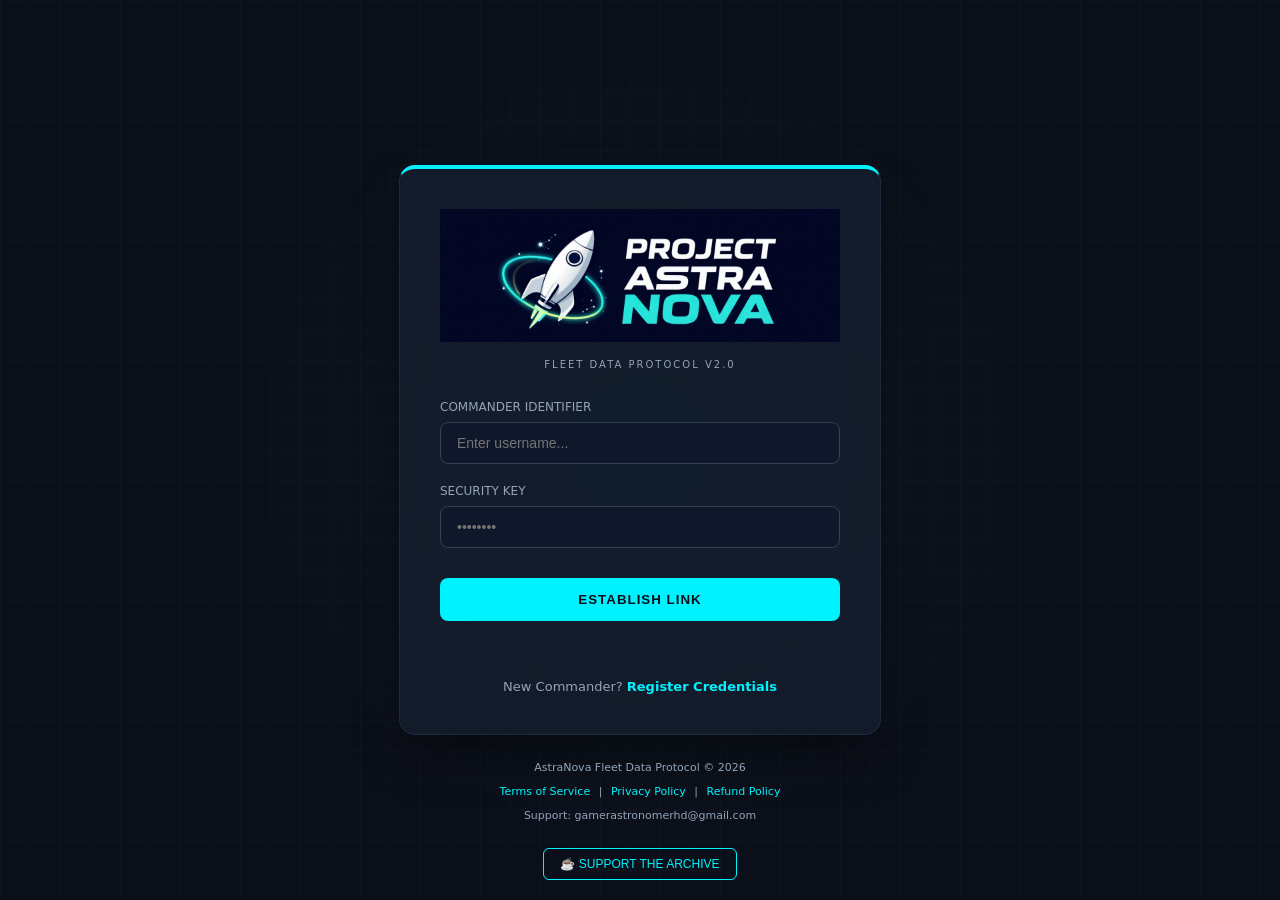
<file: index.html>
<!DOCTYPE html>
<html>
<head>
    <meta http-equiv="refresh" content="0; url=login.html">
	<link rel="icon" type="image/svg+xml" href="assets/Favicon 256x256.svg">
<!-- Google tag (gtag.js) -->
<script async src="https://www.googletagmanager.com/gtag/js?id=G-X9HMP2TSHZ"></script>
<script>
  window.dataLayer = window.dataLayer || [];
  function gtag(){dataLayer.push(arguments);}
  gtag('js', new Date());

  gtag('config', 'G-X9HMP2TSHZ');
</script>
</head>
<body>
    <p>Establishing Uplink... Redirecting to login.</p>
</body>
</html>
</file>
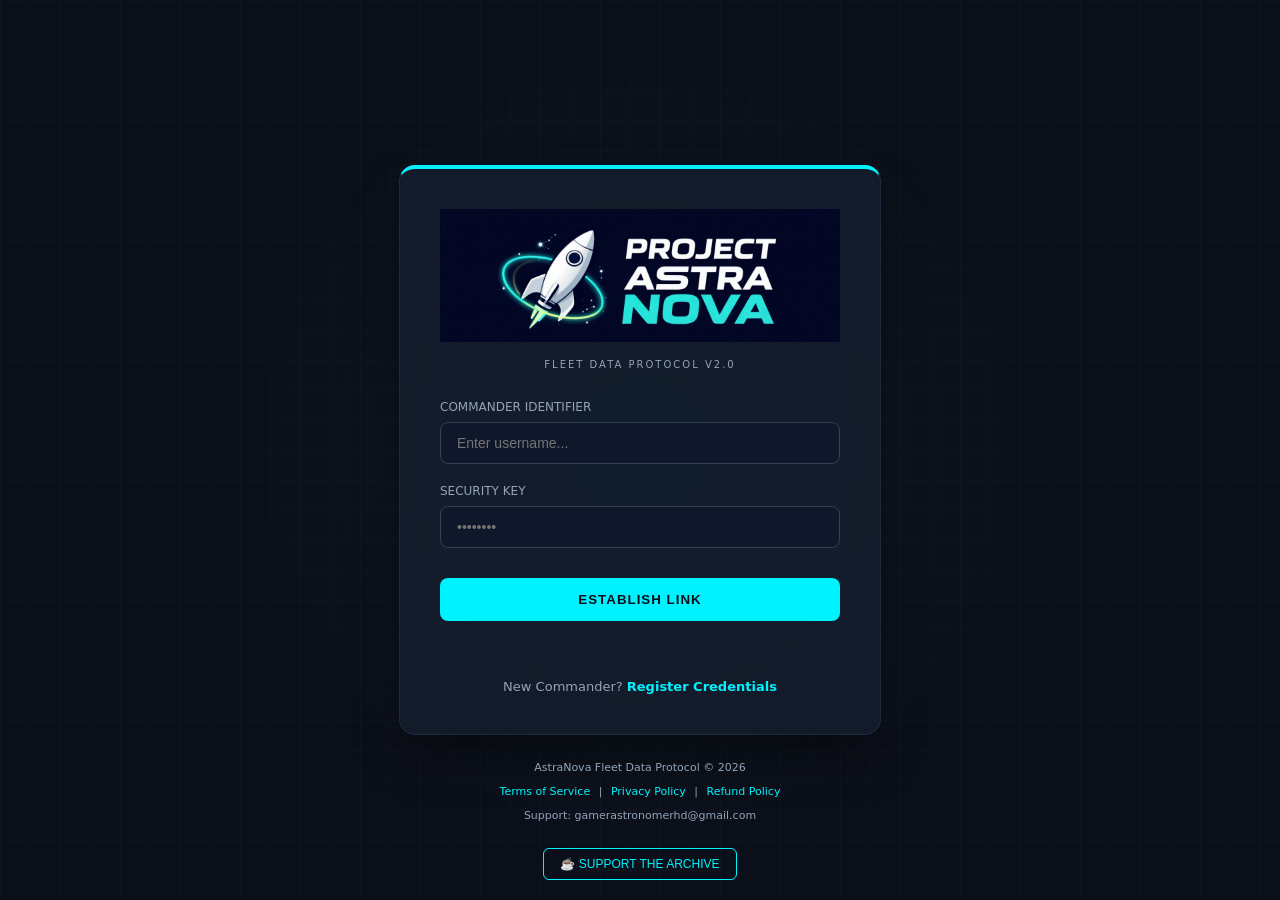
<file: dashboard.html>
<!DOCTYPE html>
<html lang="en">
<head>
    <meta charset="UTF-8">
    <meta name="viewport" content="width=device-width, initial-scale=1.0">
    <title>AstraNova | Command Center</title>

    <meta property="og:title" content="AstraNova | Fleet Data Protocol">
    <meta property="og:description" content="Secure Command Terminal for Global Fleet Technology Synchronization.">
    <meta property="og:image" content="https://gamerastronomerhd.github.io/astranova-api/assets/Open Graph 1200x630.svg">
    <meta property="og:url" content="https://gamerastronomerhd.github.io/astranova-api/">
    <meta name="twitter:card" content="summary_large_image">

    <link rel="icon" type="image/svg+xml" href="assets/Favicon 256x256.svg">
    <link rel="apple-touch-icon" sizes="180x180" href="assets/Browser Favicon 512x512.png">

    <script async src="https://www.googletagmanager.com/gtag/js?id=G-X9HMP2TSHZ"></script>
    <script>
      window.dataLayer = window.dataLayer || [];
      function gtag(){dataLayer.push(arguments);}
      gtag('js', new Date());
      gtag('config', 'G-X9HMP2TSHZ');
    </script>

    <style>
        :root {
            --bg-void: #0b0f19; --bg-panel: #151e2e; --border-color: #1e293b;
            --accent-cyan: #00f2fe; --accent-gold: #fbbf24; --text-main: #e2e8f0;
            --text-muted: #94a3b8; --danger: #ef4444; --success: #22c55e;
            --elite-purple: #c38dff;
        }
        body { font-family: 'Segoe UI', system-ui, sans-serif; background-color: var(--bg-void); color: var(--text-main); margin: 0; padding-bottom: 140px; }
        
        .topbar { background: var(--bg-panel); border-bottom: 1px solid var(--border-color); padding: 15px 40px; display: flex; justify-content: space-between; align-items: center; position: sticky; top: 0; z-index: 100; }
        .res-bar { display: flex; gap: 20px; background: #0f172a; padding: 5px 20px; border-radius: 20px; border: 1px solid #334155; }
        .res-item { display: flex; align-items: center; gap: 8px; min-width: 90px; }
        .res-item input { width: 100%; background: transparent; border: none; font-weight: bold; color: white; outline: none; }

        .tab-container { max-width: 1200px; margin: 30px auto; padding: 0 20px; }
        .tabs { display: flex; gap: 10px; border-bottom: 2px solid var(--border-color); margin-bottom: 25px; }
        .tab-btn { background: transparent; color: var(--text-muted); border: none; padding: 12px 24px; font-size: 16px; font-weight: 600; cursor: pointer; border-bottom: 2px solid transparent; transition: 0.3s; }
        .tab-btn.active { color: var(--accent-cyan); border-bottom: 2px solid var(--accent-cyan); }
        .tab-content { display: none; animation: fadeIn 0.3s ease-in-out; }
        .tab-content.active { display: block; }

        .panel { background-color: var(--bg-panel); border: 1px solid var(--border-color); padding: 25px; border-radius: 12px; margin-bottom: 25px; }
        .grid-container { display: grid; grid-template-columns: repeat(auto-fill, minmax(300px, 1fr)); gap: 20px; }
        .ship-card { background-color: var(--bg-panel); border: 1px solid var(--border-color); padding: 15px; border-radius: 12px; display: flex; gap: 15px; align-items: center; position: relative; }
        .ship-card img { width: 85px; height: 85px; border-radius: 8px; object-fit: cover; border: 2px solid #334155; }
        
        .rarity-ur { border-left: 4px solid #ff6363 !important; }
        .rarity-ssr { border-left: 4px solid #fbbf24 !important; }
        .rarity-elite { border-left: 4px solid #c38dff !important; }
        .rarity-rare { border-left: 4px solid #4fc3f7 !important; }
        .rarity-common { border-left: 4px solid #94a3b8 !important; }

        .eng-grid { display: grid; grid-template-columns: 1fr 1fr; gap: 20px; }
        .action-btn { background-color: var(--accent-cyan); color: #000; border: none; padding: 12px; cursor: pointer; border-radius: 6px; font-weight: bold; width: 100%; margin-top: 10px; }
        input, select { width: 100%; padding: 10px; border-radius: 6px; border: 1px solid #334155; background-color: #0f172a; color: white; box-sizing: border-box; }
        label { display: block; margin-bottom: 5px; font-size: 12px; color: var(--text-muted); text-transform: uppercase; }

        @keyframes fadeIn { from { opacity: 0; transform: translateY(10px); } to { opacity: 1; transform: translateY(0); } }
        @keyframes pulse { 0% { opacity: 0.5; } 50% { opacity: 1; } 100% { opacity: 0.5; } }
        
        .view-toggle { display: flex; gap: 5px; background: #0f172a; padding: 4px; border-radius: 8px; border: 1px solid var(--border-color); }
        .view-btn { background: transparent; color: var(--text-muted); border: none; padding: 6px 12px; border-radius: 4px; cursor: pointer; font-weight: bold; font-size: 12px; transition: 0.2s; }
        .view-btn.active { background: var(--bg-panel); color: var(--accent-cyan); border: 1px solid var(--accent-cyan); box-shadow: 0 0 8px rgba(0, 242, 254, 0.2); }
        
        .dock-table-wrapper { overflow-x: auto; border-radius: 8px; border: 1px solid var(--border-color); }
        .dock-table { width: 100%; border-collapse: collapse; font-size: 12px; text-align: center; white-space: nowrap; }
        .dock-table th { background: #0f172a; padding: 12px 8px; color: var(--accent-gold); border-bottom: 2px solid var(--border-color); font-weight: 600; letter-spacing: 0.5px;}
        .dock-table td { padding: 8px; border-bottom: 1px solid var(--border-color); background: var(--bg-panel); vertical-align: middle; }
        .dock-table tr:hover td { background: #1e293b; }
        .td-ship { text-align: left; display: flex; align-items: center; gap: 10px; font-weight: bold; font-size: 13px; }
        .td-ship img { width: 32px; height: 32px; border-radius: 4px; object-fit: cover; border: 1px solid #334155; }
        .stat-highlight { color: var(--accent-cyan); font-weight: bold; }
        
        .compliance-footer { position: fixed; bottom: 0; left: 0; width: 100%; text-align: center; font-size: 11px; color: var(--text-muted); background-color: rgba(11, 15, 25, 0.75); backdrop-filter: blur(10px); padding: 10px 0 15px 0; border-top: 1px solid rgba(30, 41, 59, 0.6); z-index: 100; box-shadow: 0 -5px 15px rgba(0, 0, 0, 0.3); }
        .compliance-footer p { margin: 3px 0; }    
        .compliance-footer a { color: var(--accent-cyan); text-decoration: none; margin: 0 5px; }
        
        .donate-btn { background: transparent; border: 1px solid var(--accent-cyan); color: var(--accent-cyan); padding: 8px 16px; border-radius: 6px; font-size: 12px; cursor: pointer; text-transform: uppercase; margin-top: 8px; transition: all 0.2s; }
        .donate-btn:hover { background: rgba(0, 242, 254, 0.1); }
        
        .donate-btn-top { background: rgba(0, 242, 254, 0.1); border: 1px solid var(--accent-cyan); color: var(--accent-cyan); padding: 6px 15px; border-radius: 6px; font-size: 12px; font-weight: bold; cursor: pointer; text-transform: uppercase; transition: 0.2s; margin-right: 15px; display: inline-flex; align-items: center; gap: 6px; }
        
        .affiliate-btn { display: inline-block; background: transparent; border: 1px solid #c38dff; color: #c38dff; padding: 8px 16px; border-radius: 6px; font-size: 12px; font-weight: bold; text-transform: uppercase; text-decoration: none; cursor: pointer; margin-left: 10px; transition: all 0.2s ease; margin-top: 8px; }
        .affiliate-btn:hover { background: rgba(195, 141, 255, 0.1); box-shadow: 0 0 10px rgba(195, 141, 255, 0.3); }
        
        .hidden { display: none !important; }
        .modal-backdrop { position: fixed; top: 0; left: 0; width: 100vw; height: 100vh; background: rgba(0, 0, 0, 0.85); z-index: 1000; display: flex; justify-content: center; align-items: center; }
        .modal-content { background: var(--bg-panel); border-radius: 12px; position: relative; color: white; }
        .close-btn { position: absolute; top: 15px; right: 20px; font-size: 24px; background: transparent; color: var(--text-muted); border: none; cursor: pointer; }
        .close-btn:hover { color: white; }

        .roster-content { max-width: 600px; padding: 30px; border-top: 4px solid #fbbf24; box-shadow: 0 -4px 25px rgba(251, 191, 36, 0.15); width: 100%; box-sizing: border-box; }
        .roster-header { text-align: center; margin-bottom: 30px; border-bottom: 1px solid rgba(255, 255, 255, 0.1); padding-bottom: 20px; }
        .roster-header h2 { color: #fbbf24; margin-bottom: 10px; letter-spacing: 1px; }
        .roster-grid { display: flex; flex-direction: column; gap: 20px; }
        .roster-tier { background: rgba(15, 23, 42, 0.5); border-radius: 8px; padding: 15px; border-left: 3px solid transparent; }
        .tier-ur { border-left-color: #f43f5e; }
        .tier-ur h3 { color: #f43f5e; margin-bottom: 10px; margin-top: 0; }
        .tier-ssr { border-left-color: #fbbf24; }
        .tier-ssr h3 { color: #fbbf24; margin-bottom: 10px; margin-top: 0; }
        .supporter-list { list-style: none; padding: 0; margin: 0; display: grid; grid-template-columns: repeat(auto-fill, minmax(150px, 1fr)); gap: 10px; }
        .supporter-list li { font-size: 0.9rem; color: #cbd5e1; }
        .roster-footer { margin-top: 30px; text-align: center; }
    </style>
</head>
<body>

    <div class="topbar">
        <img src="assets/Navbar Logo (1).png" alt="AstraNova Home" style="height: 48px; width: auto; object-fit: contain;">
        <div class="res-bar">
            <div class="res-item">
                <img src="https://pub-e8198c72db7e47d595a83ca5b5ddaed8.r2.dev/resources/25px-Oilicon.png" alt="Oil" style="width: 22px; height: 22px; object-fit: contain; filter: drop-shadow(0px 2px 2px rgba(0,0,0,0.5));">
                <input type="number" id="res-oil" onchange="saveResources()">
            </div>
            <div class="res-item">
                <img src="https://pub-e8198c72db7e47d595a83ca5b5ddaed8.r2.dev/resources/25px-Coinicon.png" alt="Coins" style="width: 22px; height: 22px; object-fit: contain; filter: drop-shadow(0px 2px 2px rgba(0,0,0,0.5));">
                <input type="number" id="res-coins" onchange="saveResources()" style="color:var(--accent-gold)">
            </div>
            <div class="res-item">
                <img src="https://pub-e8198c72db7e47d595a83ca5b5ddaed8.r2.dev/resources/23px-Wisdom_Cube.png" alt="Cubes" style="width: 22px; height: 22px; object-fit: contain; filter: drop-shadow(0px 2px 2px rgba(0,0,0,0.5));">
                <input type="number" id="res-cubes" onchange="saveResources()" style="color:var(--accent-cyan)">
            </div>
            <div class="res-item">
                <img src="https://pub-e8198c72db7e47d595a83ca5b5ddaed8.r2.dev/resources/30px-Ruby.png" alt="Gems" style="width: 22px; height: 22px; object-fit: contain; filter: drop-shadow(0px 2px 2px rgba(0,0,0,0.5));">
                <input type="number" id="res-gems" value="0" style="color:#f472b6" readonly>
            </div>
        </div>
        <div>
            <button onclick="window.open('https://streamlabs.com/gamerastronomer/tip', '_blank')" class="donate-btn-top">
                ☕ Support the Archive
            </button>
            <span id="api-status"> 🟢  System Online</span>
            <button onclick="logout()" style="margin-left:20px; background:transparent; border:1px solid var(--danger); color:var(--danger); padding:5px 15px; border-radius:20px; cursor:pointer;">Logout</button>
            <button id="open-roster-btn" style="background: transparent; border: 1px solid var(--accent-gold); color: var(--accent-gold); padding: 5px 15px; border-radius: 20px; cursor: pointer; margin-left: 10px; font-weight: bold;">
                📜 Hall of Records
            </button>
        </div>
    </div>
    
    <div class="tab-container">
        <div class="tabs">
            <button class="tab-btn active" onclick="switchTab('tab-command', this)">Command Center</button>
            <button class="tab-btn" onclick="switchTab('tab-shipyard', this)">Global Shipyard</button>
            <button class="tab-btn" onclick="switchTab('tab-engineering', this)">Engineering Bay</button>
            <button class="tab-btn" onclick="switchTab('tab-logistics', this)">Logistics</button>
            <button class="tab-btn" style="color: var(--accent-cyan); margin-left: auto;" onclick="window.location.href='archive.html'">
                🌐 Open Grand Archive
            </button>
        </div>

        <div id="tab-command" class="tab-content active">
            <div class="panel" style="border-left: 4px solid var(--accent-gold);">
                <h3 style="margin-top:0; color: var(--accent-gold);">⭐ Active Broadcast Fleet</h3>
                <div id="fleet-grid" style="display: flex; flex-direction: column; gap: 15px; margin-top: 15px; background: #0f172a; padding: 15px; border-radius: 8px; border: 1px solid #334155;">
                    <div style="display: flex; gap: 10px; align-items: center;">
                        <div style="width: 80px; text-align: right; color: var(--text-muted); font-size: 11px; font-weight: bold; text-transform: uppercase;">Main Fleet<br>主力舰队</div>
                        <div id="grid-main" style="display: flex; gap: 10px; flex-grow: 1; min-height: 80px; border-left: 2px solid #334155; padding-left: 15px;"></div>
                    </div>
                    <div style="height: 1px; background: #334155; margin: 5px 0;"></div>
                    <div style="display: flex; gap: 10px; align-items: center;">
                        <div style="width: 80px; text-align: right; color: var(--text-muted); font-size: 11px; font-weight: bold; text-transform: uppercase;">Vanguard<br>先锋舰队</div>
                        <div id="grid-vanguard" style="display: flex; gap: 10px; flex-grow: 1; min-height: 80px; border-left: 2px solid #334155; padding-left: 15px;"></div>
                    </div>
                    <div id="grid-sub-container" style="display: none; gap: 10px; align-items: center; border-top: 1px solid #334155; padding-top: 15px; margin-top: 5px;">
                        <div style="width: 80px; text-align: right; color: var(--text-muted); font-size: 11px; font-weight: bold; text-transform: uppercase;">Submarines<br>潜艇舰队</div>
                        <div id="grid-sub" style="display: flex; gap: 10px; flex-grow: 1; min-height: 80px; border-left: 2px solid #334155; padding-left: 15px;"></div>
                    </div>
                </div>
            </div>

            <div class="panel" style="border-left: 4px solid var(--accent-cyan);">
                <h3 style="margin-top:0; color: var(--accent-cyan);">🌐 Global Fleet Tech Network</h3>
                <p style="font-size:12px; color:var(--text-muted); margin-top:-10px;">Total Global Fleet Technology Synchronization</p>
                <div id="fleet-tech-display" style="display: flex; gap: 15px; flex-wrap: wrap; font-weight: bold; font-size: 14px;"></div>
            </div>

            <div style="display:flex; justify-content: space-between; align-items: center; margin-bottom: 15px;">
                <div style="display:flex; align-items: center; gap: 20px;">
                    <h3 style="margin:0; color:var(--accent-cyan)">Personal Dock</h3>
                    <div class="view-toggle">
                        <button class="view-btn active" id="btn-view-cards" onclick="setDockView('cards')">🎴 Cards</button>
                        <button class="view-btn" id="btn-view-table" onclick="setDockView('table')">📋 Table</button>
                    </div>
                </div>
                <button onclick="bulkRetireCommons()" style="background: rgba(239, 68, 68, 0.1); color: var(--danger); border: 1px solid var(--danger); padding: 8px 16px; border-radius: 6px; cursor: pointer; font-weight: bold; transition: 0.2s;">
                    🗑️ Bulk Retire Commons
                </button>
            </div>
            
            <div id="dock-container" class="grid-container"></div>
        </div>
        
        <div id="tab-shipyard" class="tab-content">
            <div class="panel">
                <div style="display: flex; gap: 15px; flex-wrap: wrap;">
                    <input type="text" id="libSearch" placeholder="🔍 Search database..." onkeyup="filterLibrary()" style="flex-grow: 1;">
                    <select id="filterFaction" onchange="filterLibrary()" style="width: auto;">
                        <option value="all">All Factions</option>
                        <option value="eagle union">Eagle Union</option>
                        <option value="royal navy">Royal Navy</option>
                        <option value="sakura empire">Sakura Empire</option>
                        <option value="iron blood">Iron Blood</option>
                    </select>
                </div>
            </div>
            <div id="global-library" style="display: grid; grid-template-columns: repeat(auto-fill, minmax(150px, 1fr)); gap: 15px;"></div>
        </div>

        <div id="tab-engineering" class="tab-content">
            <div class="panel">
                <h3 style="color:var(--accent-cyan); margin-top:0;">Ship Modification & Enhancement</h3>
                <input type="hidden" id="editCollectionId" value="">

                <div class="eng-grid">
                    <div><label>Ship ID</label><input type="number" id="shipId" readonly style="background:#1e293b; color:#94a3b8;"></div>
                    <div><label>Level</label><input type="number" id="shipLevel" value="1"></div>
                    <div><label>Affection</label><input type="number" id="shipAffection" value="50"></div>
                    <div style="display:flex; align-items:center; gap:10px; margin-top:20px;">
                        <input type="checkbox" id="shipOathed" style="width:20px"> <label style="margin:0">Oathed 💍</label>
                    </div>
                </div>

                <h4 style="color:var(--accent-gold); border-bottom:1px solid #334155; padding-bottom:5px; margin-top:25px;">Manual Stat Correction (Enhancement + Fleet Tech)</h4>
                <p style="font-size:11px; color:var(--text-muted); margin-top:-5px;">Subtract the dashboard's stat from your in-game <b>White Base Stat</b>, and enter the difference here.</p>
                <div class="eng-grid">
                    <div><label>Offset ❤️ HP</label><input type="number" id="bonusHp" value="0"></div>
                    <div><label>Offset ⚔️ FP</label><input type="number" id="bonusFp" value="0"></div>
                    <div><label>Offset 🛡️ AA</label><input type="number" id="bonusAa" value="0"></div>
                    <div><label>Offset ✈️ AVI</label><input type="number" id="bonusAvi" value="0"></div>
                    <div><label>Offset 🐟 TRP</label><input type="number" id="bonusTrp" value="0"></div>
                    <div><label>Offset ⏱️ RLD</label><input type="number" id="bonusRld" value="0"></div>
                </div>

                <button class="action-btn" onclick="saveShipToAPI()">💾 Save Ship Data</button>
            </div>
        </div>

        <div id="tab-logistics" class="tab-content">
            <div class="panel">
                <h3 style="color:var(--accent-gold); margin-top:0;">Awakening Calculator</h3>
                <div class="eng-grid">
                    <div><label>Select Ship</label><select id="calcDockId"></select></div>
                    <div><label>Target Level</label><select id="calcTargetLevel"><option value="120">120</option><option value="125">125</option></select></div>
                </div>
                <button class="action-btn" style="background:var(--accent-gold)" onclick="calculateAwakening()">Calculate Resources</button>
                <div id="calcResults" style="margin-top:20px; display:none; padding:15px; background:rgba(0,0,0,0.3); border-radius:8px;"></div>
            </div>
        </div>
    </div>

    <div class="compliance-footer">
        <img src="assets/Footer Watermark.svg" alt="AstraNova Watermark" style="height: 35px; width: auto; opacity: 0.25; margin-bottom: 5px; transition: opacity 0.3s ease;" onmouseover="this.style.opacity='0.5'" onmouseout="this.style.opacity='0.25'">
        <p>AstraNova Fleet Data Protocol © 2026</p>
        <p>
            <a href="terms.html">Terms of Service</a> | 
            <a href="privacy.html">Privacy Policy</a> | 
            <a href="refunds.html">Refund Policy</a>
        </p>
        <p>Support: gamerastronomerhd@gmail.com</p>
        <button class="donate-btn" onclick="window.location.href='https://streamlabs.com/gamerastronomer/tip'">
            ☕ Support the Archive
        </button>
        <a href="https://animota.net/collections/azur-lane?_pos=1&_psq=azur&_ss=e&_v=1.0&aff=144" target="_blank" class="affiliate-btn">
            📦 Expand Your Fleet (Shop Merch)
        </a>
    </div>
    
    <div id="roster-modal" class="modal-backdrop hidden">
        <div class="modal-content roster-content">
            <button id="close-roster" class="close-btn">&times;</button>
            <div class="roster-header">
                <h2>🎖️ The Hall of Records</h2>
                <p>Recognizing the Commanders whose strategic funding keeps the Grand Archive operational.</p>
            </div>
            
            <div class="roster-grid">
                <div class="roster-tier tier-ur">
                    <h3>Fleet Admirals</h3>
                    <ul class="supporter-list">
                        <li>Commander Shepard</li>
                        <li>Akashi_Fan_99</li>
                    </ul>
                </div>
                <div class="roster-tier tier-ssr">
                    <h3>Captains</h3>
                    <ul class="supporter-list">
                        <li>AzurGamer</li>
                        <li>IronBlood_Main</li>
                        <li>EagleUnion_Strategist</li>
                    </ul>
                </div>
            </div>
            
            <div class="roster-footer">
                <button class="donate-btn" onclick="window.open('https://streamlabs.com/gamerastronomer/tip', '_blank')">
                    Join the Command Staff
                </button>
            </div>
        </div>
    </div>
    
    <script>
        const API_URL = "https://astranova-api.onrender.com"; 
        const token = localStorage.getItem('astra_token');
        if (!token) window.location.href = 'login.html';

        let allShipsInDB = []; 
        let currentDockData = [];
        let activeFleetIds = JSON.parse(localStorage.getItem('astra_active_fleet')) || []; 
        let currentDockView = 'cards';
        let globalTechBonuses = { hp: 0, fp: 0, aa: 0, avi: 0, trp: 0, rld: 0 };

        function switchTab(tabId, btnElement) {
            document.querySelectorAll('.tab-content').forEach(t => t.classList.remove('active'));
            document.querySelectorAll('.tab-btn').forEach(b => b.classList.remove('active'));
            document.getElementById(tabId).classList.add('active');
            btnElement.classList.add('active');
        }

        function setDockView(viewType) {
            currentDockView = viewType;
            document.getElementById('btn-view-cards').classList.toggle('active', viewType === 'cards');
            document.getElementById('btn-view-table').classList.toggle('active', viewType === 'table');
            renderDock(); 
        }

        async function fetchMyDock() {
            try {
                const res = await fetch(`${API_URL}/collection/me`, { headers: { 'Authorization': `Bearer ${token}` } });
                currentDockData = await res.json();
                
                globalTechBonuses = calculateGlobalFleetTech();
                
                renderDock();
                renderFleet();
                
                const sel = document.getElementById('calcDockId');
                sel.innerHTML = currentDockData.map(s => `<option value="${s.id}">${s.ship.name} (Lv.${s.level})</option>`).join('');
            } catch (error) {
                console.error("Failed to fetch dock", error);
            }
        }

        // Helper to match rarities to unified CSS classes
        function parseRarityDashboard(rarityString) {
            if (!rarityString) return 'common';
            const r = rarityString.toLowerCase();
            if (r.includes('decisive') || r.includes('ultra')) return 'ur';
            if (r.includes('priority') || r.includes('super')) return 'ssr';
            if (r.includes('elite')) return 'elite';
            if (r.includes('rare')) return 'rare';
            return 'common';
        }

        // 🟢 OPTIMIZED: Uses DocumentFragment to prevent layout thrashing
        function renderDock() {
            const container = document.getElementById('dock-container');
            container.innerHTML = "";
            
            let tbody;
            if (currentDockView === 'table') {
                container.className = "dock-table-wrapper";
                container.innerHTML = `
                    <table class="dock-table">
                        <thead>
                            <tr>
                                <th style="text-align:left">Ship</th>
                                <th>Lv</th>
                                <th>HP</th><th>FP</th><th>TRP</th><th>AVI</th><th>AA</th><th>RLD</th>
                                <th>EVA</th><th>ACC</th><th>ASW</th>
                                <th>SPD</th><th>LCK</th><th>ARMOR</th>
                                <th>Actions</th>
                            </tr>
                        </thead>
                        <tbody id="dock-tbody"></tbody>
                    </table>`;
                tbody = document.getElementById('dock-tbody');
            } else {
                container.className = "grid-container";
            }

            const fragment = document.createDocumentFragment();

            currentDockData.forEach(item => {
                const img = (item.ship.icon_url && item.ship.icon_url !== "null") ? item.ship.icon_url : 'https://placehold.co/100x100/1e293b/00f2fe?text=?';
                const s = item.ship.stats || {};
                const scale = (item.level - 1) / 119;
                const bRld = s.reload ?? 0;
                const mRld = s.reload_120 ?? bRld;
                
                let aff = 1.0;
                if (item.is_oathed) aff = 1.12;
                else if (item.affection >= 100) aff = 1.06;
                else if (item.affection >= 90) aff = 1.03;

                let hp = Math.floor(((s.health ?? 200) + ((s.hp_120 ?? (s.health ?? 200)) - (s.health ?? 200)) * scale) * aff) + (item.bonus_hp || 0);
                let fp = Math.floor(((s.firepower ?? 0) + ((s.fp_120 ?? (s.firepower ?? 0)) - (s.firepower ?? 0)) * scale) * aff) + (item.bonus_fp || 0);
                let aa = Math.floor(((s.anti_air ?? 0) + ((s.aa_120 ?? (s.anti_air ?? 0)) - (s.anti_air ?? 0)) * scale) * aff) + (item.bonus_aa || 0);
                let avi = Math.floor(((s.aviation ?? 0) + ((s.avi_120 ?? (s.aviation ?? 0)) - (s.aviation ?? 0)) * scale) * aff) + (item.bonus_avi || 0);
                let trp = Math.floor(((s.torpedo ?? 0) + ((s.trp_120 ?? (s.torpedo ?? 0)) - (s.torpedo ?? 0)) * scale) * aff) + (item.bonus_trp || 0);
                let finalRld = Math.floor((bRld + (mRld - bRld) * scale) * aff) + (item.bonus_rld || 0);

                hp += globalTechBonuses.hp || 0; 
                finalRld += globalTechBonuses.rld || 0; 

                if ((s.firepower || 0) > 0 || (s.fp_120 || 0) > 0) fp += globalTechBonuses.fp || 0;
                if ((s.anti_air || 0) > 0 || (s.aa_120 || 0) > 0) aa += globalTechBonuses.aa || 0;
                if ((s.aviation || 0) > 0 || (s.avi_120 || 0) > 0) avi += globalTechBonuses.avi || 0;
                if ((s.torpedo || 0) > 0 || (s.trp_120 || 0) > 0) trp += globalTechBonuses.trp || 0;

                const eva = Math.floor(((s.evasion ?? 0) + ((s.evasion_120 ?? (s.evasion ?? 0)) - (s.evasion ?? 0)) * scale) * aff);
                const acc = Math.floor(((s.accuracy ?? 0) + ((s.accuracy_120 ?? (s.accuracy ?? 0)) - (s.accuracy ?? 0)) * scale) * aff);
                const asw = Math.floor(((s.anti_sub ?? 0) + ((s.anti_sub_120 ?? (s.anti_sub ?? 0)) - (s.anti_sub ?? 0)) * scale) * aff);

                const spd = s.speed ?? 0;
                const lck = s.luck ?? 0;
                const armor = s.armor_type ?? 'Unknown';

                const rarityCSS = parseRarityDashboard(item.ship.rarity);

                if (currentDockView === 'cards') {
                    let statDisplay = `❤️ ${hp.toLocaleString()}`;
                    if (fp > 0 || (avi === 0 && trp === 0)) statDisplay += ` | ⚔️ ${fp.toLocaleString()}`;
                    if (trp > 0) statDisplay += ` | 🐟 ${trp.toLocaleString()}`;
                    if (avi > 0) statDisplay += ` | ✈️ ${avi.toLocaleString()}`;
                    if (aa > 0) statDisplay += ` | 🛡️ ${aa.toLocaleString()}`;

                    const card = document.createElement('div');
                    card.className = `ship-card rarity-${rarityCSS}`;
                    card.innerHTML = `
                        <img src="${img}">
                        <div style="flex-grow:1">
                            <h3 style="margin:0">${item.ship.name}</h3>
                            <div style="font-size:12px; color:var(--accent-cyan)">Lv. ${item.level}</div>
                            <div style="font-size:11px; margin-top:5px; color:var(--text-muted)">${statDisplay}</div>
                            <div style="display:flex; gap:5px; margin-top:8px;">
                                <button onclick="editShip(${item.id})" style="font-size:10px; cursor:pointer; background:#334155; color:white; border:none; border-radius:4px; padding:4px 8px;">🔧 Edit</button>
                                <button onclick="toggleFleet(${item.id})" style="font-size:10px; cursor:pointer; background:var(--accent-gold); color:black; border:none; border-radius:4px; padding:4px 8px; font-weight:bold;">⭐ Assign</button>
                                <button onclick="retireShip(${item.id})" style="font-size:10px; cursor:pointer; background:var(--danger); color:white; border:none; border-radius:4px; padding:4px 8px;">🗑️ Retire</button>
                            </div>
                        </div>`;
                    fragment.appendChild(card);
                } else {
                    const tr = document.createElement('tr');
                    tr.innerHTML = `
                        <td class="td-ship rarity-${rarityCSS}" style="border-left: 3px solid; padding-left: 8px;">
                            <img src="${img}">
                            ${item.ship.name}
                        </td>
                        <td class="stat-highlight">${item.level}</td>
                        <td>${hp}</td><td>${fp}</td><td>${trp}</td><td>${avi}</td><td>${aa}</td><td style="color:var(--accent-gold); font-weight:bold">${finalRld}</td>
                        <td style="color:#94a3b8">${eva}</td><td style="color:#94a3b8">${acc}</td><td style="color:#94a3b8">${asw}</td>
                        <td>${spd}</td><td>${lck}</td><td style="text-transform:capitalize;">${armor}</td>
                        <td>
                            <div style="display:flex; gap:4px; justify-content:center;">
                                <button onclick="editShip(${item.id})" style="cursor:pointer; background:#334155; color:white; border:none; border-radius:4px; padding:4px 6px;" title="Edit">🔧</button>
                                <button onclick="toggleFleet(${item.id})" style="cursor:pointer; background:var(--accent-gold); color:black; border:none; border-radius:4px; padding:4px 6px;" title="Assign">⭐</button>
                                <button onclick="retireShip(${item.id})" style="cursor:pointer; background:var(--danger); color:white; border:none; border-radius:4px; padding:4px 6px;" title="Retire">🗑️</button>
                            </div>
                        </td>
                    `;
                    fragment.appendChild(tr);
                }
            });

            if (currentDockView === 'table') tbody.appendChild(fragment);
            else container.appendChild(fragment);
        }

        function getFleetRole(hullType) {
            if (!hullType) return 'vanguard'; 
            const hull = hullType.toLowerCase();
            const mainHulls = ['battleship', 'battlecruiser', 'aviation battleship', 'aircraft carrier', 'light aircraft carrier', 'repair ship', 'monitor', 'bb', 'bc', 'bbv', 'cv', 'cvl', 'ar', 'bm'];
            const subHulls = ['submarine', 'submarine carrier', 'sailing frigate', 'ss', 'ssv', 'ix'];
            
            if (mainHulls.some(h => hull.includes(h))) return 'main';
            if (subHulls.some(h => hull.includes(h))) return 'sub';
            return 'vanguard'; 
        }

        function toggleFleet(collectionId) {
            if (activeFleetIds.includes(collectionId)) {
                activeFleetIds = activeFleetIds.filter(id => id !== collectionId);
            } else {
                const item = currentDockData.find(s => s.id === collectionId);
                if (!item) return;
                
                const role = getFleetRole(item.ship.hull_type);
                let mainCount = 0; let vanCount = 0; let subCount = 0;
                
                activeFleetIds.forEach(id => {
                    const activeShip = currentDockData.find(s => s.id === id);
                    if (activeShip) {
                        const activeRole = getFleetRole(activeShip.ship.hull_type);
                        if (activeRole === 'main') mainCount++;
                        else if (activeRole === 'sub') subCount++;
                        else vanCount++;
                    }
                });

                if (role === 'main' && mainCount >= 3) { alert("Main Fleet is full! (Maximum 3)"); return; }
                else if (role === 'vanguard' && vanCount >= 3) { alert("Vanguard Fleet is full! (Maximum 3)"); return; }
                else if (role === 'sub' && subCount >= 3) { alert("Submarine Fleet is full! (Maximum 3)"); return; }

                activeFleetIds.push(collectionId);
            }
            localStorage.setItem('astra_active_fleet', JSON.stringify(activeFleetIds));
            renderFleet();
        }

        // 🟢 OPTIMIZED: Builds HTML strings first before touching the DOM
        function renderFleet() {
            const mainContainer = document.getElementById('grid-main');
            const vanContainer = document.getElementById('grid-vanguard');
            const subContainer = document.getElementById('grid-sub');
            const subWrapper = document.getElementById('grid-sub-container');
            
            let mainHtml = "", vanHtml = "", subHtml = "";
            let hasSubs = false;

            if (activeFleetIds.length === 0) {
                mainContainer.innerHTML = '<p style="color: var(--text-muted); margin: auto 0;">No Main Fleet assigned.</p>';
                vanContainer.innerHTML = '<p style="color: var(--text-muted); margin: auto 0;">No Vanguard assigned.</p>';
                subWrapper.style.display = "none";
                return;
            }

            activeFleetIds.forEach(id => {
                const item = currentDockData.find(ship => ship.id === id);
                if (!item) return;

                const hull = item.ship.hull_type || "Unknown";
                const role = getFleetRole(hull);
                const img = (item.ship.icon_url && item.ship.icon_url !== "null") ? item.ship.icon_url : 'https://placehold.co/60x60/1e293b/00f2fe?text=?';
                
                const cardHtml = `
                    <div style="background: var(--bg-panel); padding: 8px; border-radius: 8px; text-align: center; border: 1px solid var(--accent-gold); width: 75px; position: relative;">
                        <div style="position: absolute; top: -8px; left: -8px; background: var(--bg-void); border: 1px solid var(--accent-cyan); font-size: 9px; padding: 2px 4px; border-radius: 4px; font-weight: bold; white-space: nowrap;">${hull}</div>
                        <img src="${img}" style="width: 55px; height: 55px; border-radius: 6px; object-fit: cover; margin-bottom: 5px; border: 1px solid var(--border-color);">
                        <div style="font-weight: bold; color: #fff; font-size: 10px; white-space: nowrap; overflow: hidden; text-overflow: ellipsis;">${item.ship.name}</div>
                        <div style="font-size: 10px; color: var(--success); margin-bottom: 5px;">Lv. ${item.level}</div>
                        <button onclick="toggleFleet(${item.id})" style="background: var(--danger); padding: 4px; font-size: 10px; width: 100%; color: white; border: none; cursor: pointer; border-radius: 4px; font-weight: bold;">Remove</button>
                    </div>
                `;

                if (role === 'main') { mainHtml += cardHtml; }
                else if (role === 'sub') { subHtml += cardHtml; hasSubs = true; }
                else { vanHtml += cardHtml; }
            });

            mainContainer.innerHTML = mainHtml;
            vanContainer.innerHTML = vanHtml;
            subContainer.innerHTML = subHtml;
            subWrapper.style.display = hasSubs ? "flex" : "none";
        }

        function editShip(collectionId) {
            const item = currentDockData.find(s => s.id === collectionId);
            if (!item) return;
            
            switchTab('tab-engineering', document.querySelectorAll('.tab-btn')[2]);
            document.getElementById('editCollectionId').value = collectionId; 
            document.getElementById('shipId').value = item.ship_id; 
            document.getElementById('shipLevel').value = item.level;
            document.getElementById('shipAffection').value = item.affection;
            document.getElementById('shipOathed').checked = item.is_oathed;
            document.getElementById('bonusHp').value = item.bonus_hp || 0;
            document.getElementById('bonusFp').value = item.bonus_fp || 0;
            document.getElementById('bonusAa').value = item.bonus_aa || 0;
            document.getElementById('bonusAvi').value = item.bonus_avi || 0;
            document.getElementById('bonusTrp').value = item.bonus_trp || 0;
            document.getElementById('bonusRld').value = item.bonus_rld || 0;
        }

        async function saveShipToAPI() {
            const editId = document.getElementById('editCollectionId').value;
            const payload = {
                ship_id: parseInt(document.getElementById('shipId').value),
                level: parseInt(document.getElementById('shipLevel').value),
                affection: parseInt(document.getElementById('shipAffection').value),
                is_oathed: document.getElementById('shipOathed').checked,
                bonus_hp: parseInt(document.getElementById('bonusHp').value) || 0,
                bonus_fp: parseInt(document.getElementById('bonusFp').value) || 0,
                bonus_aa: parseInt(document.getElementById('bonusAa').value) || 0,
                bonus_avi: parseInt(document.getElementById('bonusAvi').value) || 0,
                bonus_trp: parseInt(document.getElementById('bonusTrp').value) || 0,
                bonus_rld: parseInt(document.getElementById('bonusRld').value) || 0
            };
            
            if (editId) {
                await fetch(`${API_URL}/collection/${editId}`, {
                    method: 'PATCH',
                    headers: { 'Content-Type': 'application/json', 'Authorization': `Bearer ${token}` },
                    body: JSON.stringify(payload)
                });
            } else {
                await fetch(`${API_URL}/collection/`, {
                    method: 'POST',
                    headers: { 'Content-Type': 'application/json', 'Authorization': `Bearer ${token}` },
                    body: JSON.stringify(payload)
                });
            }
            fetchMyDock();
            switchTab('tab-command', document.querySelector('.tab-btn'));
        }

        let displayedCount = 40; 
        let shipyardBatch = 30; 
        let currentDisplayCount = 30;

        async function fetchGlobalLibrary() {
            const container = document.getElementById('global-library');
            container.innerHTML = `<div id="loading-msg" style="grid-column: 1/-1; text-align: center; color: var(--accent-cyan); animation: pulse 1.5s infinite;">📡 WAKING UP THE SERVER... PLEASE WAIT</div>`;
            try {
                const res = await fetch(`${API_URL}/ships/`);
                if (!res.ok) throw new Error("Server Booting");
                allShipsInDB = await res.json();
                renderShipyard(true);
            } catch (err) {
                container.innerHTML = `<div style="grid-column: 1/-1; color: var(--danger); text-align:center;">⚠️ Link failed. Open <a href="${API_URL}/ships/" target="_blank" style="color:white">this link</a> once to wake the server, then refresh.</div>`;
            }
        }

        function renderShipyard(reset = false) {
            if (reset) currentDisplayCount = shipyardBatch;
            const container = document.getElementById('global-library');
            const term = document.getElementById('libSearch').value.toLowerCase();
            const faction = document.getElementById('filterFaction').value.toLowerCase();

            const filtered = allShipsInDB.filter(ship => {
                const nameMatch = ship.name.toLowerCase().includes(term);
                const factionMatch = faction === 'all' || ship.faction.toLowerCase().includes(faction);
                return nameMatch && factionMatch;
            });

            const toDisplay = filtered.slice(0, currentDisplayCount);
            container.innerHTML = toDisplay.map(ship => `
                <div class="global-card">
                    <div style="background:var(--bg-panel); padding:10px; border-radius:8px; text-align:center; border:1px solid var(--border-color)">
                        <img src="${ship.icon_url}" loading="lazy" style="width:60px; height:60px; border-radius:8px; object-fit:cover; margin-bottom:5px;">
                        <div style="font-size:12px; font-weight:bold; overflow:hidden; white-space:nowrap;">${ship.name}</div>
                        <button onclick="quickAdd(${ship.id})" style="width:100%; margin-top:5px; padding:6px; font-size:11px; background:rgba(34, 197, 94, 0.2); color:var(--success); border:1px solid var(--success); border-radius:4px; cursor:pointer;">+ Add</button>
                    </div>
                </div>
            `).join('');
        }

        window.onscroll = function() {
            if ((window.innerHeight + window.scrollY) >= document.body.offsetHeight - 500) {
                if (currentDisplayCount < allShipsInDB.length) {
                    currentDisplayCount += shipyardBatch;
                    renderShipyard();
                }
            }
        };

        function filterLibrary() { renderShipyard(true); }

        async function retireShip(collectionId) {
            if (!confirm("Confirm Retirement? This ship will leave the fleet forever.")) return;
            await fetch(`${API_URL}/collection/${collectionId}`, {
                method: 'DELETE',
                headers: { 'Authorization': `Bearer ${token}` }
            });
            fetchMyDock();
        }

        // 🟢 OPTIMIZED: Uses Promise.all to delete everything simultaneously
        async function bulkRetireCommons() {
            const commons = currentDockData.filter(item => 
                item.ship.rarity && (item.ship.rarity.toLowerCase() === "common" || item.ship.rarity.toLowerCase() === "normal")
            );
            if (commons.length === 0) { alert("No Common quality ships found in the dockyard."); return; }
            if (!confirm(`Commander, shall we scrap all ${commons.length} Common ships?`)) return;

            // Fire all delete requests at the same time
            const deletePromises = commons.map(ship => 
                fetch(`${API_URL}/collection/${ship.id}`, { method: 'DELETE', headers: { 'Authorization': `Bearer ${token}` } })
            );
            
            await Promise.all(deletePromises);
            
            alert("Bulk Retirement successful.");
            fetchMyDock();
        }

        async function quickAdd(id) {
            document.getElementById('editCollectionId').value = ""; 
            await fetch(`${API_URL}/collection/`, {
                method: 'POST',
                headers: { 'Content-Type': 'application/json', 'Authorization': `Bearer ${token}` },
                body: JSON.stringify({ ship_id: id, level: 1, affection: 50, is_oathed: false })
            });
            fetchMyDock();
            switchTab('tab-command', document.querySelector('.tab-btn'));
        }

        function calculateAwakening() {
            const shipId = document.getElementById('calcDockId').value;
            const target = parseInt(document.getElementById('calcTargetLevel').value);
            const ship = currentDockData.find(s => s.id == shipId);

            if (!ship) return;
            const currentLvl = ship.level;
            const rarity = ship.ship.rarity;

            if (currentLvl >= target) { alert(`Commander, ${ship.ship.name} is already at or above Level ${target}!`); return; }

            let coins = 0; let chips = 0; let arrays = 0;
            const milestones = [100, 105, 110, 115, 120];
            
            milestones.forEach(m => {
                if (currentLvl <= m && target > m) {
                    if (rarity === "Ultra Rare") {
                        if (m === 100) { coins += 3000; chips += 150; }
                        if (m === 105) { coins += 4500; chips += 200; }
                        if (m === 110) { coins += 6000; chips += 250; }
                        if (m === 115) { coins += 7500; chips += 300; }
                        if (m === 120) { coins += 15000; chips += 800; arrays += 50; }
                    } else if (rarity === "Super Rare") {
                        if (m === 100) { coins += 2000; chips += 120; }
                        if (m === 105) { coins += 3000; chips += 150; }
                        if (m === 110) { coins += 4000; chips += 180; }
                        if (m === 115) { coins += 5000; chips += 200; }
                        if (m === 120) { coins += 10000; chips += 500; arrays += 50; }
                    } else {
                        if (m === 100) { coins += 1000; chips += 80; }
                        if (m === 105) { coins += 1500; chips += 100; }
                        if (m === 110) { coins += 2000; chips += 120; }
                        if (m === 115) { coins += 2500; chips += 140; }
                        if (m === 120) { coins += 5000; chips += 300; arrays += 50; }
                    }
                }
            });

            const resDiv = document.getElementById('calcResults');
            resDiv.style.display = "block";
            resDiv.innerHTML = `
                <div style="border-bottom: 1px solid var(--border-color); padding-bottom: 10px; margin-bottom: 15px;">
                    <h4 style="margin:0; color: white;">Awakening Plan: <span style="color:var(--accent-gold)">${ship.ship.name}</span></h4>
                    <small style="color:var(--text-muted)">From Lv.${currentLvl} to Target Lv.${target}</small>
                </div>
                <div style="display: grid; grid-template-columns: 1fr 1fr 1fr; gap: 10px;">
                    <div style="text-align:center; background:var(--bg-panel); padding:10px; border-radius:6px; border:1px solid var(--border-color);">
                        <div style="font-size:20px">🪙</div>
                        <div style="font-weight:bold; color:var(--accent-gold)">${coins.toLocaleString()}</div>
                        <div style="font-size:10px; color:var(--text-muted)">COINS</div>
                    </div>
                    <div style="text-align:center; background:var(--bg-panel); padding:10px; border-radius:6px; border:1px solid var(--border-color);">
                        <div style="font-size:20px">🧬</div>
                        <div style="font-weight:bold; color:var(--accent-cyan)">${chips.toLocaleString()}</div>
                        <div style="font-size:10px; color:var(--text-muted)">CHIPS</div>
                    </div>
                    <div style="text-align:center; background:var(--bg-panel); padding:10px; border-radius:6px; border:1px solid var(--border-color);">
                        <div style="font-size:20px">💠</div>
                        <div style="font-weight:bold; color:var(--elite-purple)">${arrays.toLocaleString()}</div>
                        <div style="font-size:10px; color:var(--text-muted)">ARRAYS</div>
                    </div>
                </div>
            `;
        }

        function saveResources() {
            localStorage.setItem('astra_oil', document.getElementById('res-oil').value);
            localStorage.setItem('astra_coins', document.getElementById('res-coins').value);
            localStorage.setItem('astra_cubes', document.getElementById('res-cubes').value);
        }

        function loadResources() {
            document.getElementById('res-oil').value = localStorage.getItem('astra_oil') || 0;
            document.getElementById('res-coins').value = localStorage.getItem('astra_coins') || 0;
            document.getElementById('res-cubes').value = localStorage.getItem('astra_cubes') || 0;
        }

        const rosterModal = document.getElementById('roster-modal');
        document.getElementById('open-roster-btn')?.addEventListener('click', () => { rosterModal.classList.remove('hidden'); });
        document.getElementById('close-roster')?.addEventListener('click', () => { rosterModal.classList.add('hidden'); });
        rosterModal?.addEventListener('click', (e) => { if (e.target === rosterModal) rosterModal.classList.add('hidden'); });

        document.addEventListener('keydown', (e) => {
            if (e.key === 'Escape' && rosterModal && !rosterModal.classList.contains('hidden')) {
                rosterModal.classList.add('hidden');
            }
        });

        function logout() { localStorage.removeItem('astra_token'); window.location.href = 'login.html'; }

        loadResources(); fetchGlobalLibrary(); fetchMyDock();
        
        function calculateGlobalFleetTech() {
            let techTotals = { hp: 0, fp: 0, aa: 0, avi: 0, trp: 0, rld: 0 };
            let highestLevels = {};
            currentDockData.forEach(item => {
                if (!highestLevels[item.ship_id] || item.level > highestLevels[item.ship_id].level) {
                    highestLevels[item.ship_id] = { level: item.level, stats: item.ship.stats };
                }
            });

            Object.values(highestLevels).forEach(shipData => {
                const s = shipData.stats;
                if (!s) return;

                const applyStat = (statName, statVal) => {
                    if (!statName || !statVal) return;
                    if (statName === 'health' || statName === 'hp') techTotals.hp += statVal;
                    else if (statName === 'firepower') techTotals.fp += statVal;
                    else if (statName === 'antiair' || statName === 'anti-air') techTotals.aa += statVal;
                    else if (statName === 'aviation') techTotals.avi += statVal;
                    else if (statName === 'torpedo') techTotals.trp += statVal;
                    else if (statName === 'reload') techTotals.rld += statVal;
                };

                applyStat(s.get_stat, s.get_value);
                if (shipData.level >= 70) applyStat(s.mlb_stat, s.mlb_value);
                if (shipData.level >= 120) applyStat(s.lv120_stat, s.lv120_value);
            });

            const display = document.getElementById('fleet-tech-display');
            display.innerHTML = `
                <div style="background:var(--bg-panel); padding:8px 15px; border-radius:6px; border:1px solid var(--border-color);">❤️ HP: <span style="color:white">+${techTotals.hp}</span></div>
                <div style="background:var(--bg-panel); padding:8px 15px; border-radius:6px; border:1px solid var(--border-color);">⚔️ FP: <span style="color:var(--accent-gold)">+${techTotals.fp}</span></div>
                <div style="background:var(--bg-panel); padding:8px 15px; border-radius:6px; border:1px solid var(--border-color);">🛡️ AA: <span style="color:var(--elite-purple)">+${techTotals.aa}</span></div>
                <div style="background:var(--bg-panel); padding:8px 15px; border-radius:6px; border:1px solid var(--border-color);">✈️ AVI: <span style="color:var(--elite-purple)">+${techTotals.avi}</span></div>
                <div style="background:var(--bg-panel); padding:8px 15px; border-radius:6px; border:1px solid var(--border-color);">🐟 TRP: <span style="color:var(--accent-cyan)">+${techTotals.trp}</span></div>
                <div style="background:var(--bg-panel); padding:8px 15px; border-radius:6px; border:1px solid var(--border-color);">⏱️ RLD: <span style="color:var(--success)">+${techTotals.rld}</span></div>
            `;
            return techTotals;
        }
    </script>
</body>
</html>
</file>
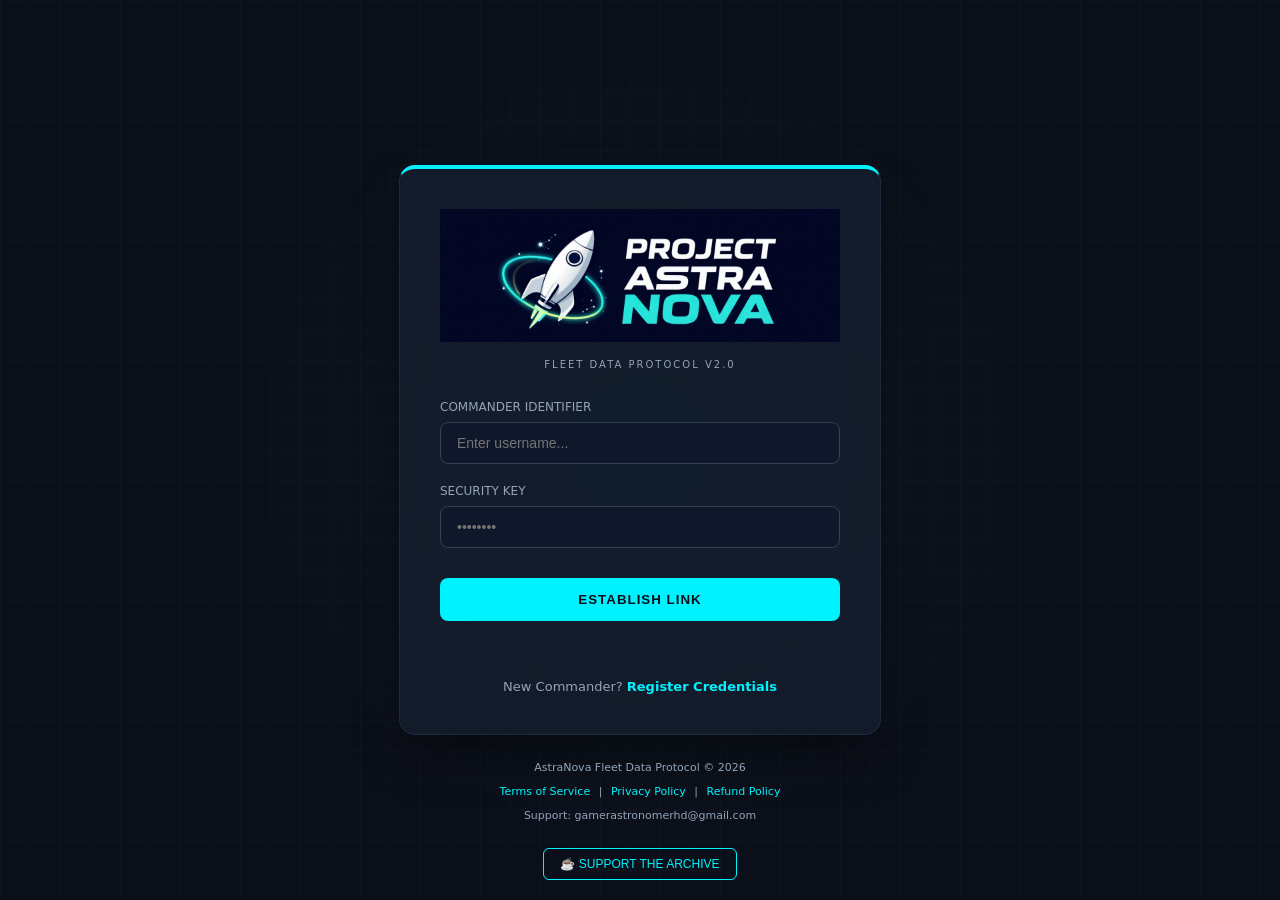
<file: login.html>
<!DOCTYPE html>
<html lang="en">
<head>
    <meta charset="UTF-8">
<title>AstraNova | Secure Uplink</title>

<meta property="og:title" content="AstraNova | Fleet Data Protocol">
<meta property="og:description" content="Secure Command Terminal for Global Fleet Technology Synchronization.">
<meta property="og:image" content="https://gamerastronomerhd.github.io/astranova-api/assets/Open Graph 1200x630.svg">
<meta property="og:url" content="https://gamerastronomerhd.github.io/astranova-api/">
<meta name="twitter:card" content="summary_large_image">

<!-- Google tag (gtag.js) -->
<script async src="https://www.googletagmanager.com/gtag/js?id=G-X9HMP2TSHZ"></script>
<script>
  window.dataLayer = window.dataLayer || [];
  function gtag(){dataLayer.push(arguments);}
  gtag('js', new Date());

  gtag('config', 'G-X9HMP2TSHZ');
</script>
<style>
        :root {
            --bg-void: #0b0f19;
            --accent-cyan: #00f2fe;
            --text-muted: #94a3b8;
            --danger: #ef4444;
        }

        body {
            font-family: 'Segoe UI', system-ui, sans-serif;
            background-color: var(--bg-void);
            background-image: 
                radial-gradient(circle at 50% 50%, rgba(0, 242, 254, 0.05) 0%, transparent 50%),
                linear-gradient(rgba(18, 24, 38, 0.5) 1px, transparent 1px),
                linear-gradient(90deg, rgba(18, 24, 38, 0.5) 1px, transparent 1px);
            background-size: 100% 100%, 30px 30px, 30px 30px;
            color: white;
            display: flex;
            justify-content: center;
            align-items: center;
            height: 100vh;
            margin: 0;
            overflow: hidden;
        }

        .login-card {
            background: rgba(21, 30, 46, 0.8);
            backdrop-filter: blur(12px);
            border: 1px solid #1e293b;
            border-top: 4px solid var(--accent-cyan);
            padding: 40px;
            border-radius: 16px;
            width: 100%;
            max-width: 400px;
            box-shadow: 0 25px 50px -12px rgba(0, 0, 0, 0.5);
            text-align: center;
        }

        .logo h1 {
            margin: 0;
            font-size: 28px;
            letter-spacing: 3px;
            text-transform: uppercase;
        }

        .logo h1 span { color: var(--accent-cyan); }

        .status-tag {
            font-size: 10px;
            text-transform: uppercase;
            letter-spacing: 2px;
            color: var(--text-muted);
            margin-bottom: 30px;
            display: block;
        }

        .input-group {
            text-align: left;
            margin-bottom: 20px;
        }

        label {
            display: block;
            font-size: 12px;
            color: var(--text-muted);
            margin-bottom: 8px;
            text-transform: uppercase;
        }

        input {
            width: 100%;
            padding: 12px 16px;
            background: #0f172a;
            border: 1px solid #334155;
            border-radius: 8px;
            color: white;
            font-size: 14px;
            box-sizing: border-box;
            transition: border-color 0.2s;
        }

        input:focus {
            outline: none;
            border-color: var(--accent-cyan);
            box-shadow: 0 0 0 2px rgba(0, 242, 254, 0.1);
        }

        .btn-primary {
            width: 100%;
            padding: 14px;
            background: var(--accent-cyan);
            color: #0b0f19;
            border: none;
            border-radius: 8px;
            font-weight: bold;
            text-transform: uppercase;
            letter-spacing: 1px;
            cursor: pointer;
            transition: transform 0.2s, background 0.2s;
            margin-top: 10px;
        }

        .btn-primary:hover {
            background: #00d2f0;
            transform: translateY(-1px);
        }

        .toggle-text {
            margin-top: 25px;
            font-size: 13px;
            color: var(--text-muted);
        }

        .toggle-text a {
            color: var(--accent-cyan);
            text-decoration: none;
            font-weight: bold;
            cursor: pointer;
        }

        #error-msg {
            color: var(--danger);
            font-size: 13px;
            margin-top: 15px;
            min-height: 18px;
        }

        /* Loading Animation */
        .loading-spinner {
            display: none;
            width: 20px;
            height: 20px;
            border: 3px solid rgba(0,0,0,0.1);
            border-top-color: #0b0f19;
            border-radius: 50%;
            animation: spin 0.8s linear infinite;
            margin: 0 auto;
        }
        @keyframes spin { to { transform: rotate(360deg); } }
		
.compliance-footer {
            position: absolute; 
            bottom: 20px;
            left: 0; /* This forces it to span the entire screen properly! */
            text-align: center;
            font-size: 11px;
            color: var(--text-muted);
            width: 100%;
        }

        .compliance-footer a {
            color: var(--accent-cyan);
            text-decoration: none;
            margin: 0 5px;
        }

        .donate-btn {
            background: transparent;
            border: 1px solid var(--accent-cyan);
            color: var(--accent-cyan);
            padding: 8px 16px;
            border-radius: 6px;
            font-size: 12px;
            cursor: pointer;
            text-transform: uppercase;
            margin-top: 15px;
            transition: all 0.2s;
        }

        .donate-btn:hover {
            background: rgba(0, 242, 254, 0.1);
        }
		
		.login-header-container {
    text-align: center;
    margin-bottom: 2rem;
}

.login-logo-img {
    width: 100%;
    max-width: 420px; /* Adjust based on your login panel width */
    height: auto;
    display: block;
    margin: 0 auto;
}
    </style>
	<link rel="icon" type="image/svg+xml" href="assets/Favicon 256x256.svg">
	<link rel="apple-touch-icon" sizes="180x180" href="assets/Browser Favicon 512x512.png">
</head>
<body>

<div class="login-card">
        <div class="login-header-container">
            <img src="assets/Login Terminal Header.svg" alt="Project AstraNova Terminal" class="login-logo-img">
        </div>
        <span class="status-tag" style="margin-top: -15px; margin-bottom: 30px;">Fleet Data Protocol v2.0</span>

        <div id="login-form">
            <div class="input-group">
                <label>Commander Identifier</label>
                <input type="text" id="user" placeholder="Enter username...">
            </div>
            <div class="input-group">
                <label>Security Key</label>
                <input type="password" id="pass" placeholder="••••••••">
            </div>
            
            <button class="btn-primary" onclick="handleAuth('login')">
                <span id="btn-text">Establish Link</span>
                <div id="spinner" class="loading-spinner"></div>
            </button>
        </div>

        <div id="error-msg"></div>

        <div class="toggle-text">
            <span id="toggle-msg">New Commander?</span> 
            <a id="toggle-link" onclick="toggleView()">Register Credentials</a>
        </div>
    </div>

<div class="compliance-footer">
        <p>AstraNova Fleet Data Protocol © 2026</p>
<p>
            <a href="terms.html">Terms of Service</a> | 
            <a href="privacy.html">Privacy Policy</a> | 
            <a href="refunds.html">Refund Policy</a>
        </p>
        <p>Support: gamerastronomerhd@gmail.com</p>
        <button class="donate-btn" onclick="window.location.href='https://streamlabs.com/gamerastronomer/tip'">
            ☕ Support the Archive
        </button>
    </div>
<script>
        const API_URL = "https://astranova-api.onrender.com";
        let isLogin = true;

        function toggleView() {
            isLogin = !isLogin;
            document.getElementById('btn-text').innerText = isLogin ? 'Establish Link' : 'Register Commander';
            document.getElementById('toggle-msg').innerText = isLogin ? 'New Commander?' : 'Already Registered?';
            document.getElementById('toggle-link').innerText = isLogin ? 'Register Credentials' : 'Return to Login';
            document.getElementById('error-msg').innerText = '';
        }

        async function handleAuth() {
            const user = document.getElementById('user').value;
            const pass = document.getElementById('pass').value;
            const errorDiv = document.getElementById('error-msg');
            const btnText = document.getElementById('btn-text');
            const spinner = document.getElementById('spinner');

            if(!user || !pass) {
                errorDiv.innerText = "Fields cannot be empty.";
                return;
            }

            btnText.style.display = 'none';
            spinner.style.display = 'block';
            errorDiv.innerText = "Connecting... (This may take 50s if server is waking up)";

            try {
                if (isLogin) {
                    const form = new URLSearchParams();
                    form.append('username', user);
                    form.append('password', pass);

                    const res = await fetch(`${API_URL}/token`, {
                        method: 'POST',
                        headers: { 'Content-Type': 'application/x-www-form-urlencoded' },
                        body: form
                    });

                    if (res.ok) {
                        const data = await res.json();
                        localStorage.setItem('astra_token', data.access_token);
                        window.location.href = 'dashboard.html';
                    } else {
                        errorDiv.innerText = "Invalid credentials.";
                    }
                } else {
                    // 🚨 THE FIX IS HERE: Changed /users/ to /register
                    const res = await fetch(`${API_URL}/register`, {
                        method: 'POST',
                        headers: { 'Content-Type': 'application/json' },
                        body: JSON.stringify({ username: user, password: pass })
                    });

                    if (res.ok) {
                        alert("Commander Registered. You may now link.");
                        toggleView();
                    } else {
                        const data = await res.json();
                        errorDiv.innerText = data.detail || "Registration failed. Username may exist.";
                        console.error("API Error Response:", data);
                    }
                }
            } catch (err) {
                console.error("Fetch failed:", err);
                errorDiv.innerText = "Connection failed. Check console (F12) for CORS or timeout errors.";
            } finally {
                btnText.style.display = 'block';
                spinner.style.display = 'none';
            }
        }

        document.addEventListener('keypress', (e) => {
            if (e.key === 'Enter') handleAuth();
        });
</script>

</body>
</html>
</file>
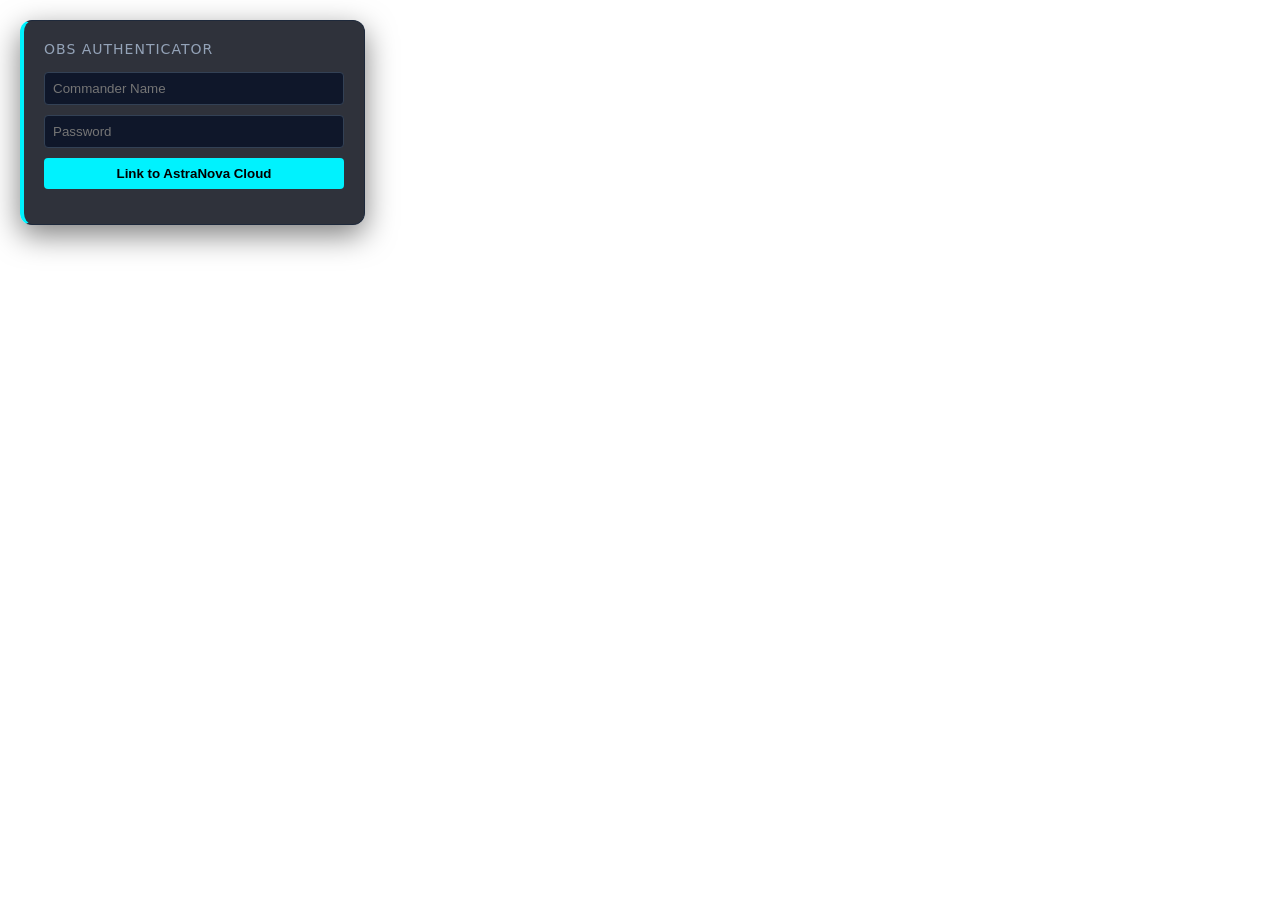
<file: overlay.html>
<!DOCTYPE html>
<html lang="en">
<head>
    <meta charset="UTF-8">
    <title>AstraNova OBS Overlay</title>
<!-- Google tag (gtag.js) -->
<script async src="https://www.googletagmanager.com/gtag/js?id=G-X9HMP2TSHZ"></script>
<script>
  window.dataLayer = window.dataLayer || [];
  function gtag(){dataLayer.push(arguments);}
  gtag('js', new Date());

  gtag('config', 'G-X9HMP2TSHZ');
</script>
    <style>
        /* Transparent Background for OBS */
        body { margin: 0; padding: 20px; font-family: 'Segoe UI', system-ui, sans-serif; background-color: transparent; color: white; overflow: hidden; }
        
        /* Sci-Fi Glassmorphism Panel */
        .overlay-panel { background: rgba(11, 15, 25, 0.85); border: 1px solid #1e293b; border-left: 4px solid #00f2fe; padding: 20px; border-radius: 12px; box-shadow: 0 10px 30px rgba(0,0,0,0.5); backdrop-filter: blur(8px); display: inline-block; min-width: 300px; }
        
        /* Setup Login Form */
        #setup-mode { display: flex; flex-direction: column; gap: 10px; }
        input { background: #0f172a; border: 1px solid #334155; color: white; padding: 8px; border-radius: 4px; }
        button { background: #00f2fe; color: black; border: none; padding: 8px; font-weight: bold; cursor: pointer; border-radius: 4px; }
        
        /* Live Broadcast View */
        #live-mode { display: none; }
        .header { font-size: 14px; text-transform: uppercase; color: #94a3b8; letter-spacing: 1px; margin-bottom: 5px; }
        .power-value { font-size: 32px; font-weight: bold; color: white; text-shadow: 0 0 10px rgba(0, 242, 254, 0.5); margin-bottom: 15px; }
        
        .ship-list { display: flex; gap: 10px; }
        .ship-mini { text-align: center; width: 60px; }
        .ship-mini img { width: 50px; height: 50px; border-radius: 6px; border: 1px solid #334155; object-fit: cover; }
        .ship-mini .lvl { font-size: 11px; color: #22c55e; font-weight: bold; margin-top: 3px; }
    </style>
	<link rel="icon" type="image/svg+xml" href="assets/Favicon 256x256.svg">
</head>
<body>

    <div class="overlay-panel">
        
        <div id="setup-mode">
            <div class="header">OBS Authenticator</div>
            <input type="text" id="obs-user" placeholder="Commander Name">
            <input type="password" id="obs-pass" placeholder="Password">
            <button onclick="authenticateOBS()">Link to AstraNova Cloud</button>
            <div id="obs-msg" style="color: #ef4444; font-size: 12px; margin-top: 5px;"></div>
        </div>

        <div id="live-mode">
            <div class="header">AstraNova Live Uplink</div>
            <div class="power-value" id="overlay-power">0</div>
            <div class="ship-list" id="overlay-ships">
                </div>
        </div>

    </div>

    <script>
        // CHANGE THIS TO YOUR RENDER URL
        const API_URL = "https://astranova-api.onrender.com"; 

        async function authenticateOBS() {
            const form = new URLSearchParams();
            form.append('username', document.getElementById('obs-user').value);
            form.append('password', document.getElementById('obs-pass').value);

            try {
                const response = await fetch(`${API_URL}/token`, {
                    method: 'POST',
                    headers: { 'Content-Type': 'application/x-www-form-urlencoded' },
                    body: form
                });

                if (response.ok) {
                    const data = await response.json();
                    localStorage.setItem('astra_obs_token', data.access_token);
                    startBroadcast();
                } else {
                    document.getElementById('obs-msg').innerText = "Access Denied.";
                }
            } catch (e) { document.getElementById('obs-msg').innerText = "Network Error."; }
        }

        async function fetchFleetData() {
            const token = localStorage.getItem('astra_obs_token');
            if (!token) return;

            try {
                const response = await fetch(`${API_URL}/collection/me`, {
                    headers: { 'Authorization': `Bearer ${token}` }
                });
                
                if (response.ok) {
                    const ships = await response.json();
                    
                    let totalPower = 0;
                    // Calculate power and sort ships by strongest first
                    ships.forEach(item => {
                        const stats = item.calculated_stats;
                        if (stats) {
                            item.total_power = stats.hp + stats.fp + stats.aa;
                            totalPower += item.total_power;
                        } else {
                            item.total_power = 0;
                        }
                    });

                    // Sort highest power to lowest and grab top 6
                    ships.sort((a, b) => b.total_power - a.total_power);
                    const topShips = ships.slice(0, 6);

                    // Update UI
                    document.getElementById('overlay-power').innerText = "PWR: " + totalPower.toLocaleString();
                    
                    const container = document.getElementById('overlay-ships');
                    container.innerHTML = "";
                    topShips.forEach(item => {
                        const img = item.ship.icon_url && item.ship.icon_url !== "null" ? item.ship.icon_url : `https://placehold.co/50x50/1e293b/00f2fe?text=?`;
                        container.innerHTML += `
                            <div class="ship-mini">
                                <img src="${img}">
                                <div class="lvl">Lv.${item.level}</div>
                            </div>
                        `;
                    });
                }
            } catch (error) { console.error("OBS Fetch failed", error); }
        }

        function startBroadcast() {
            const token = localStorage.getItem('astra_obs_token');
            if (token) {
                document.getElementById('setup-mode').style.display = "none";
                document.getElementById('live-mode').style.display = "block";
                fetchFleetData();
                // Refresh data every 60 seconds automatically
                setInterval(fetchFleetData, 60000); 
            }
        }

        // Auto-start if already logged in
        startBroadcast();
    </script>
</body>
</html>
</file>
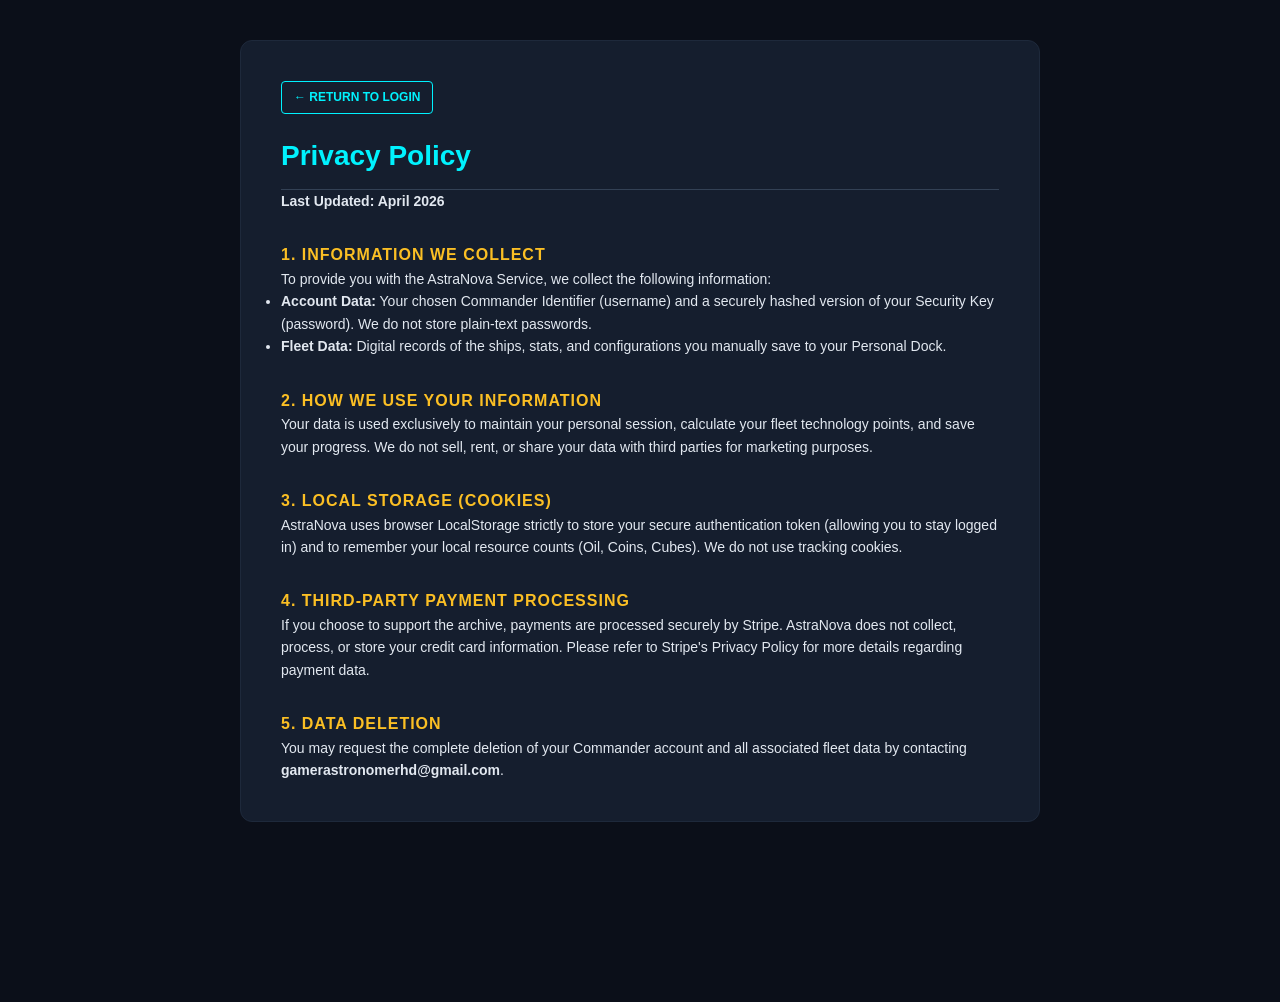
<file: privacy.html>
<!DOCTYPE html>
<html lang="en">
<head>
    <meta charset="UTF-8">
    <title>AstraNova | Privacy Policy</title>
    <link rel="stylesheet" href="style.css">
<!-- Google tag (gtag.js) -->
<script async src="https://www.googletagmanager.com/gtag/js?id=G-X9HMP2TSHZ"></script>
<script>
  window.dataLayer = window.dataLayer || [];
  function gtag(){dataLayer.push(arguments);}
  gtag('js', new Date());

  gtag('config', 'G-X9HMP2TSHZ');
</script>
    <style>
        body { background-color: #0b0f19; font-family: 'Segoe UI', system-ui, sans-serif; }
        .legal-container { max-width: 800px; margin: 40px auto; background: #151e2e; padding: 40px; border-radius: 12px; border: 1px solid #1e293b; color: #e2e8f0; line-height: 1.6; font-size: 14px; }
        .legal-container h1 { color: #00f2fe; border-bottom: 1px solid #334155; padding-bottom: 10px; margin-top: 0; }
        .legal-container h2 { color: #fbbf24; margin-top: 30px; font-size: 16px; text-transform: uppercase; letter-spacing: 1px; }
        .back-btn { display: inline-block; margin-bottom: 20px; color: #00f2fe; text-decoration: none; font-weight: bold; font-size: 12px; text-transform: uppercase; border: 1px solid #00f2fe; padding: 6px 12px; border-radius: 4px; transition: 0.2s; }
        .back-btn:hover { background: rgba(0, 242, 254, 0.1); }
    </style>
	<link rel="icon" type="image/svg+xml" href="assets/Favicon 256x256.svg">
</head>
<body>
    <div class="legal-container">
        <a href="index.html" class="back-btn">← Return to Login</a>
        <h1>Privacy Policy</h1>
        <p><strong>Last Updated: April 2026</strong></p>

        <h2>1. Information We Collect</h2>
        <p>To provide you with the AstraNova Service, we collect the following information:</p>
        <ul>
            <li><strong>Account Data:</strong> Your chosen Commander Identifier (username) and a securely hashed version of your Security Key (password). We do not store plain-text passwords.</li>
            <li><strong>Fleet Data:</strong> Digital records of the ships, stats, and configurations you manually save to your Personal Dock.</li>
        </ul>

        <h2>2. How We Use Your Information</h2>
        <p>Your data is used exclusively to maintain your personal session, calculate your fleet technology points, and save your progress. We do not sell, rent, or share your data with third parties for marketing purposes.</p>

        <h2>3. Local Storage (Cookies)</h2>
        <p>AstraNova uses browser LocalStorage strictly to store your secure authentication token (allowing you to stay logged in) and to remember your local resource counts (Oil, Coins, Cubes). We do not use tracking cookies.</p>

        <h2>4. Third-Party Payment Processing</h2>
        <p>If you choose to support the archive, payments are processed securely by Stripe. AstraNova does not collect, process, or store your credit card information. Please refer to Stripe's Privacy Policy for more details regarding payment data.</p>

        <h2>5. Data Deletion</h2>
        <p>You may request the complete deletion of your Commander account and all associated fleet data by contacting <strong>gamerastronomerhd@gmail.com</strong>.</p>
    </div>
</body>
</html>
</file>
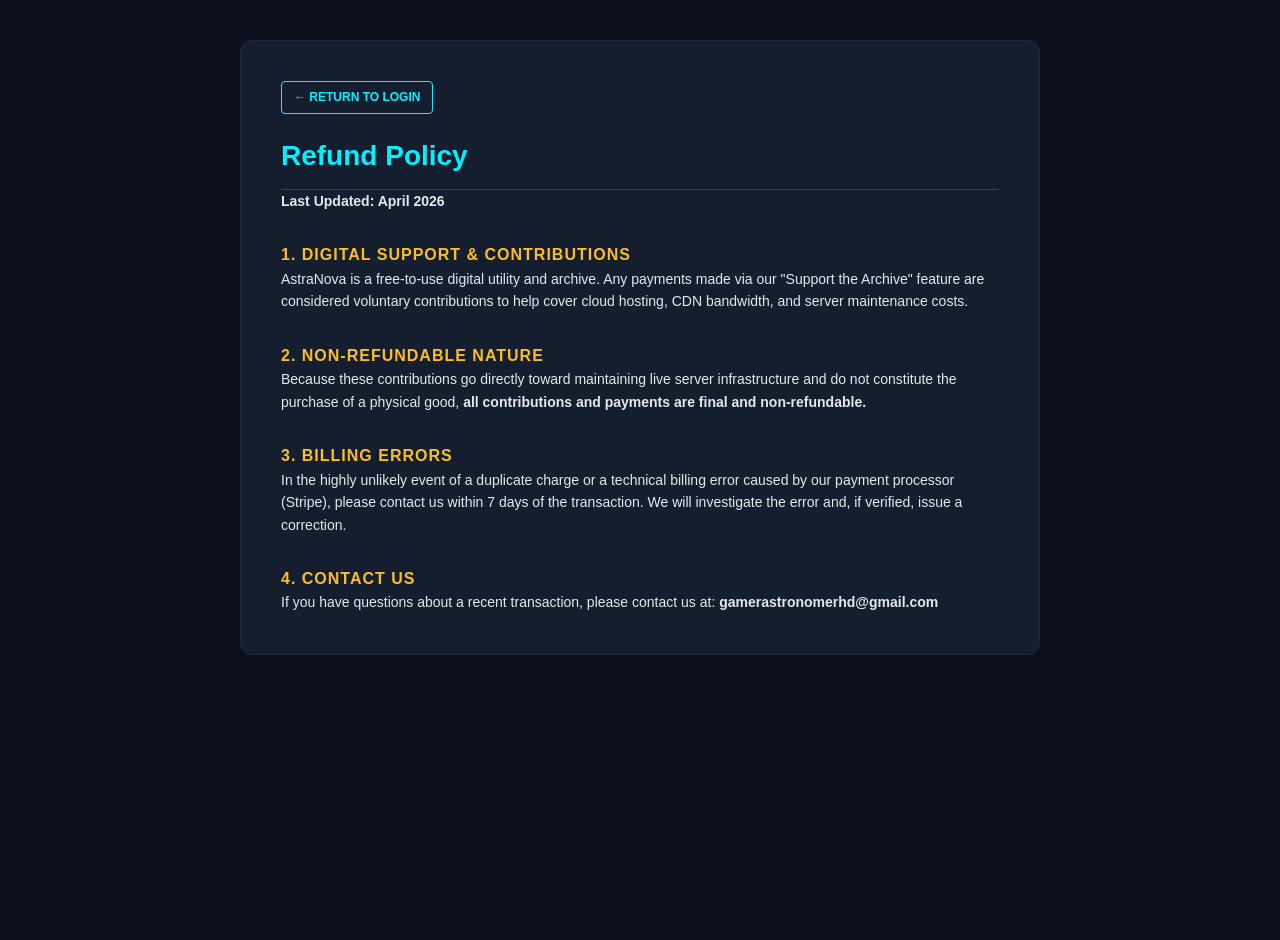
<file: refunds.html>
<!DOCTYPE html>
<html lang="en">
<head>
    <meta charset="UTF-8">
    <title>AstraNova | Refund Policy</title>
    <link rel="stylesheet" href="style.css">
<!-- Google tag (gtag.js) -->
<script async src="https://www.googletagmanager.com/gtag/js?id=G-X9HMP2TSHZ"></script>
<script>
  window.dataLayer = window.dataLayer || [];
  function gtag(){dataLayer.push(arguments);}
  gtag('js', new Date());

  gtag('config', 'G-X9HMP2TSHZ');
</script>
    <style>
        body { background-color: #0b0f19; font-family: 'Segoe UI', system-ui, sans-serif; }
        .legal-container { max-width: 800px; margin: 40px auto; background: #151e2e; padding: 40px; border-radius: 12px; border: 1px solid #1e293b; color: #e2e8f0; line-height: 1.6; font-size: 14px; }
        .legal-container h1 { color: #00f2fe; border-bottom: 1px solid #334155; padding-bottom: 10px; margin-top: 0; }
        .legal-container h2 { color: #fbbf24; margin-top: 30px; font-size: 16px; text-transform: uppercase; letter-spacing: 1px; }
        .back-btn { display: inline-block; margin-bottom: 20px; color: #00f2fe; text-decoration: none; font-weight: bold; font-size: 12px; text-transform: uppercase; border: 1px solid #00f2fe; padding: 6px 12px; border-radius: 4px; transition: 0.2s; }
        .back-btn:hover { background: rgba(0, 242, 254, 0.1); }
    </style>
	<link rel="icon" type="image/svg+xml" href="assets/Favicon 256x256.svg">
</head>
<body>
    <div class="legal-container">
        <a href="index.html" class="back-btn">← Return to Login</a>
        <h1>Refund Policy</h1>
        <p><strong>Last Updated: April 2026</strong></p>

        <h2>1. Digital Support & Contributions</h2>
        <p>AstraNova is a free-to-use digital utility and archive. Any payments made via our "Support the Archive" feature are considered voluntary contributions to help cover cloud hosting, CDN bandwidth, and server maintenance costs.</p>

        <h2>2. Non-Refundable Nature</h2>
        <p>Because these contributions go directly toward maintaining live server infrastructure and do not constitute the purchase of a physical good, <strong>all contributions and payments are final and non-refundable.</strong></p>

        <h2>3. Billing Errors</h2>
        <p>In the highly unlikely event of a duplicate charge or a technical billing error caused by our payment processor (Stripe), please contact us within 7 days of the transaction. We will investigate the error and, if verified, issue a correction.</p>

        <h2>4. Contact Us</h2>
        <p>If you have questions about a recent transaction, please contact us at: <strong>gamerastronomerhd@gmail.com</strong></p>
    </div>
</body>
</html>
</file>
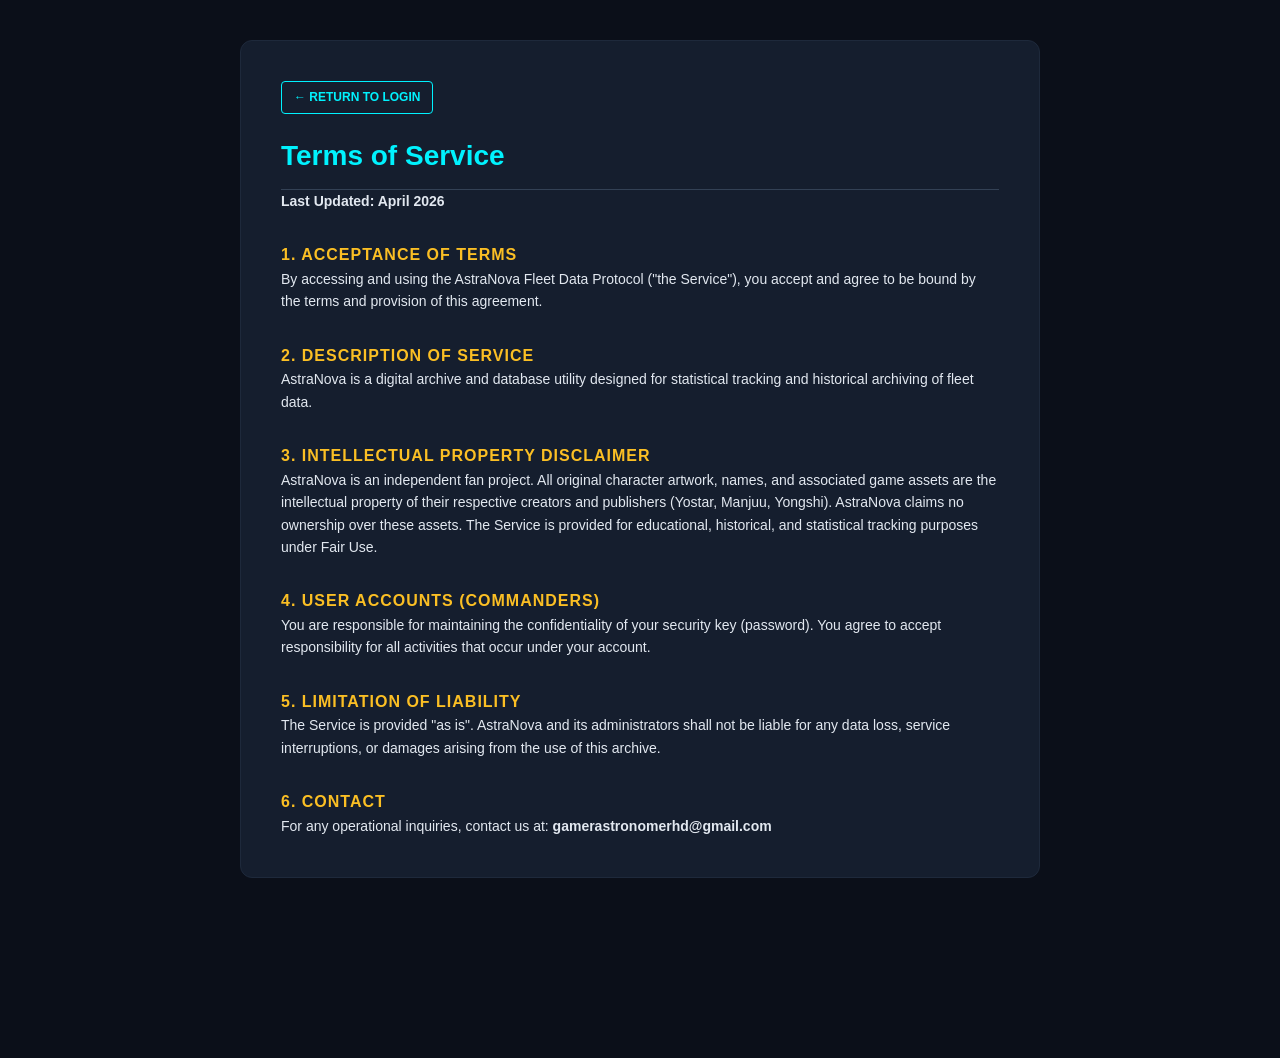
<file: terms.html>
<!DOCTYPE html>
<html lang="en">
<head>
    <meta charset="UTF-8">
    <title>AstraNova | Terms of Service</title>
    <link rel="stylesheet" href="style.css">
<!-- Google tag (gtag.js) -->
<script async src="https://www.googletagmanager.com/gtag/js?id=G-X9HMP2TSHZ"></script>
<script>
  window.dataLayer = window.dataLayer || [];
  function gtag(){dataLayer.push(arguments);}
  gtag('js', new Date());

  gtag('config', 'G-X9HMP2TSHZ');
</script>
    <style>
        body { background-color: #0b0f19; font-family: 'Segoe UI', system-ui, sans-serif; }
        .legal-container { max-width: 800px; margin: 40px auto; background: #151e2e; padding: 40px; border-radius: 12px; border: 1px solid #1e293b; color: #e2e8f0; line-height: 1.6; font-size: 14px; }
        .legal-container h1 { color: #00f2fe; border-bottom: 1px solid #334155; padding-bottom: 10px; margin-top: 0; }
        .legal-container h2 { color: #fbbf24; margin-top: 30px; font-size: 16px; text-transform: uppercase; letter-spacing: 1px; }
        .back-btn { display: inline-block; margin-bottom: 20px; color: #00f2fe; text-decoration: none; font-weight: bold; font-size: 12px; text-transform: uppercase; border: 1px solid #00f2fe; padding: 6px 12px; border-radius: 4px; transition: 0.2s; }
        .back-btn:hover { background: rgba(0, 242, 254, 0.1); }
    </style>
	<link rel="icon" type="image/svg+xml" href="assets/Favicon 256x256.svg">
</head>
<body>
    <div class="legal-container">
        <a href="index.html" class="back-btn">← Return to Login</a>
        <h1>Terms of Service</h1>
        <p><strong>Last Updated: April 2026</strong></p>

        <h2>1. Acceptance of Terms</h2>
        <p>By accessing and using the AstraNova Fleet Data Protocol ("the Service"), you accept and agree to be bound by the terms and provision of this agreement.</p>

        <h2>2. Description of Service</h2>
        <p>AstraNova is a digital archive and database utility designed for statistical tracking and historical archiving of fleet data.</p>

        <h2>3. Intellectual Property Disclaimer</h2>
        <p>AstraNova is an independent fan project. All original character artwork, names, and associated game assets are the intellectual property of their respective creators and publishers (Yostar, Manjuu, Yongshi). AstraNova claims no ownership over these assets. The Service is provided for educational, historical, and statistical tracking purposes under Fair Use.</p>

        <h2>4. User Accounts (Commanders)</h2>
        <p>You are responsible for maintaining the confidentiality of your security key (password). You agree to accept responsibility for all activities that occur under your account.</p>

        <h2>5. Limitation of Liability</h2>
        <p>The Service is provided "as is". AstraNova and its administrators shall not be liable for any data loss, service interruptions, or damages arising from the use of this archive.</p>

        <h2>6. Contact</h2>
        <p>For any operational inquiries, contact us at: <strong>gamerastronomerhd@gmail.com</strong></p>
    </div>
</body>
</html>
</file>
<file: style.css>
/* ==========================================
   1. MASTER VARIABLES (Unified Theme)
========================================== */
:root {
    --bg-void: #0b0f19;
    --bg-panel: #0f172a;
    --card-bg: #1e293b;
    --border-color: #334155;
    
    --accent-cyan: #00f2fe;
    --accent-gold: #fbbf24;
    --danger: #ef4444;
    --success: #22c55e;
    --elite-purple: #c38dff;
    
    --text-main: #f8fafc;
    --text-muted: #94a3b8;
}

/* ==========================================
   2. BASE & RESET
========================================== */
* {
    box-sizing: border-box;
    margin: 0;
    padding: 0;
    font-family: 'Segoe UI', Tahoma, Geneva, Verdana, sans-serif;
}

body {
    background-color: var(--bg-void);
    color: var(--text-main);
    min-height: 100vh;
    padding-bottom: 140px; 
}

/* ==========================================
   3. NAVIGATION & LAYOUT
========================================== */
.top-nav {
    display: flex;
    justify-content: space-between;
    align-items: center;
    padding: 1rem 2rem;
    background-color: rgba(15, 23, 42, 0.9);
    border-bottom: 1px solid var(--border-color);
    position: sticky;
    top: 0;
    z-index: 100;
}

.logo {
    font-size: 1.5rem;
    font-weight: bold;
    letter-spacing: 1px;
}

.logo span { color: var(--accent-cyan); }
.stats { font-size: 0.9rem; color: var(--accent-cyan); font-weight: 600; }

.dashboard {
    padding: 2rem;
    max-width: 1400px;
    margin: 0 auto;
}

/* ==========================================
   4. CONTROL PANEL & FILTERS
========================================== */
.controls {
    display: flex;
    flex-wrap: wrap;
    gap: 1rem;
    margin-bottom: 2rem;
    background-color: rgba(30, 41, 59, 0.5);
    padding: 1rem;
    border-radius: 8px;
    border: 1px solid var(--border-color);
}

.filter-input, .filter-dropdown {
    background-color: var(--bg-void);
    color: var(--text-main);
    border: 1px solid #475569;
    padding: 0.75rem 1rem;
    border-radius: 4px;
    outline: none;
    font-size: 0.9rem;
    flex: 1;
    min-width: 200px;
    transition: border-color 0.2s;
}

.filter-input:focus, .filter-dropdown:focus { border-color: var(--accent-cyan); }

/* ==========================================
   5. FLEET GRID & SHIP CARDS
========================================== */
.fleet-grid {
    display: grid;
    grid-template-columns: repeat(auto-fill, minmax(120px, 1fr));
    gap: 1.5rem;
}

.ship-card {
    background-color: var(--card-bg);
    border-radius: 8px;
    overflow: hidden;
    border: 1px solid transparent;
    transition: all 0.2s ease;
    cursor: pointer;
    display: flex;
    flex-direction: column;
    align-items: center;
    padding-bottom: 0.5rem;
    position: relative;
}

.ship-icon {
    width: 100%;
    aspect-ratio: 1 / 1; 
    object-fit: cover;
    background-color: var(--bg-panel);
    border-bottom: 2px solid var(--border-color);
}

.ship-name {
    margin-top: 0.5rem;
    font-size: 0.8rem;
    text-align: center;
    padding: 0 0.5rem;
    white-space: nowrap;
    overflow: hidden;
    text-overflow: ellipsis;
    width: 100%;
}

/* ==========================================
   6. GLOBAL RARITY SYSTEM
========================================== */
.rarity-label {
    position: absolute; top: 5px; right: 5px; font-size: 0.65rem; font-weight: 800;
    padding: 2px 6px; border-radius: 4px; background: rgba(15, 23, 42, 0.85);
    text-transform: uppercase; letter-spacing: 0.5px; z-index: 10; backdrop-filter: blur(2px);
}

.rarity-common .ship-icon { border-bottom: 3px solid var(--text-muted); }
.rarity-common .rarity-label { color: var(--text-muted); border: 1px solid var(--text-muted); }
.rarity-common:hover { border-color: var(--text-muted); box-shadow: 0 4px 12px rgba(148, 163, 184, 0.2); }

.rarity-rare .ship-icon { border-bottom: 3px solid #3b82f6; }
.rarity-rare .rarity-label { color: #3b82f6; border: 1px solid #3b82f6; }
.rarity-rare:hover { border-color: #3b82f6; box-shadow: 0 4px 12px rgba(59, 130, 246, 0.2); }

.rarity-elite .ship-icon { border-bottom: 3px solid var(--elite-purple); }
.rarity-elite .rarity-label { color: var(--elite-purple); border: 1px solid var(--elite-purple); }
.rarity-elite:hover { border-color: var(--elite-purple); box-shadow: 0 4px 12px rgba(195, 141, 255, 0.3); }

.rarity-ssr .ship-icon { border-bottom: 3px solid var(--accent-gold); }
.rarity-ssr .rarity-label { color: var(--accent-gold); border: 1px solid var(--accent-gold); }
.rarity-ssr:hover { border-color: var(--accent-gold); box-shadow: 0 4px 12px rgba(251, 191, 36, 0.3); }

.rarity-ur .ship-icon { border-bottom: 3px solid var(--danger); } 
.rarity-ur .rarity-label {
    background: linear-gradient(90deg, #f43f5e, #fbbf24, #3b82f6);
    -webkit-background-clip: text; -webkit-text-fill-color: transparent;
    border: 1px solid var(--danger);
}
.rarity-ur:hover { border-color: var(--danger); box-shadow: 0 4px 15px rgba(244, 63, 94, 0.4); }

/* ==========================================
   7. MODAL SYSTEM (Dossier & Roster)
========================================== */
.modal-backdrop {
    position: fixed; top: 0; left: 0; width: 100vw; height: 100vh;
    background-color: rgba(11, 15, 25, 0.85); backdrop-filter: blur(5px);
    display: flex; justify-content: center; align-items: center; z-index: 1000;
    opacity: 1; visibility: visible; transition: opacity 0.3s ease, visibility 0.3s ease;
}
.modal-backdrop.hidden { opacity: 0; visibility: hidden; pointer-events: none; }

.modal-content {
    background-color: var(--card-bg); width: 90%; max-width: 1100px; height: 80vh;
    border-radius: 12px; 
    border: 1px solid var(--modal-accent, var(--accent-cyan));
    box-shadow: 0 10px 30px rgba(0, 0, 0, 0.5), 0 0 35px var(--modal-glow, transparent); 
    position: relative; overflow: hidden;
    display: flex; flex-direction: column;
}

.close-btn {
    position: absolute; top: 15px; right: 20px; background: none; border: none;
    color: var(--text-muted); font-size: 2rem; cursor: pointer; z-index: 10; transition: color 0.2s;
}
.close-btn:hover { color: var(--danger); }

/* ==========================================
   8. DOSSIER SPECIFICS
========================================== */
.dossier-layout { display: flex; height: 100%; }
.dossier-art-container {
    flex: 1.5; background: linear-gradient(135deg, #1e293b 0%, #0f172a 100%);
    display: flex; justify-content: center; align-items: center; overflow: hidden; position: relative;
}
.dossier-art {
    width: 100%; height: 100%; object-fit: contain;
    filter: drop-shadow(0 0 15px rgba(34, 211, 238, 0.2));
    transition: transform 0.4s cubic-bezier(0.25, 0.8, 0.25, 1);
}

.scale-normal { transform: scale(1.05); }
.scale-large { transform: scale(1.20); }
.scale-massive { transform: scale(1.75); }
.scale-normal:hover { transform: scale(1.20); cursor: zoom-in; }
.scale-large:hover { transform: scale(1.45); cursor: zoom-in; }
.scale-massive:hover { transform: scale(2.00); cursor: zoom-in; }

.dossier-intel { flex: 1; padding: 3rem 2rem; display: flex; flex-direction: column; }
.dossier-title { font-size: 2.5rem; color: var(--modal-accent, var(--accent-cyan)); margin-bottom: 1rem; }
.dossier-tags { display: flex; gap: 1rem; margin-bottom: 2rem; }

/* Dynamic Tags */
.tag { padding: 0.4rem 1rem; border-radius: 20px; font-size: 0.85rem; font-weight: 600; text-transform: uppercase; letter-spacing: 1px; }
.faction-tag, .type-tag {
    background-color: rgba(15, 23, 42, 0.6) !important;
    color: var(--modal-accent, var(--accent-cyan)) !important;
    border: 1px solid var(--modal-accent, var(--accent-cyan)) !important;
}

/* Stats & Skills */
.dossier-stats-container h3 { color: var(--accent-cyan); font-size: 14px; margin-bottom: 10px; border-bottom: 1px solid rgba(255, 255, 255, 0.1); padding-bottom: 5px; text-transform: uppercase; }
.dossier-stat-grid { display: grid; grid-template-columns: repeat(3, 1fr); gap: 10px; margin-bottom: 20px; }
.stat-box { background: rgba(15, 23, 42, 0.6); border: 1px solid var(--border-color); border-radius: 6px; padding: 8px 10px; display: flex; align-items: center; justify-content: space-between; }
.stat-name { color: var(--text-muted); font-weight: bold; font-size: 11px; flex-grow: 1; margin-left: 6px; }
.stat-val { color: #fff; font-weight: bold; font-family: monospace; font-size: 14px; }

.stats-header-row { display: flex; justify-content: space-between; align-items: center; border-bottom: 1px solid rgba(255, 255, 255, 0.1); margin-bottom: 15px; padding-bottom: 5px; }
.stats-header-row h3 { border: none; margin: 0; padding: 0; }
.stat-tabs { display: flex; gap: 4px; }
.stat-tab { background: rgba(15, 23, 42, 0.6); border: 1px solid var(--border-color); color: var(--text-muted); font-size: 10px; padding: 4px 8px; border-radius: 4px; cursor: pointer; font-weight: bold; transition: all 0.2s; }
.stat-tab:hover { border-color: var(--modal-accent, var(--accent-cyan)); color: #fff; }
.stat-tab.active { background: var(--modal-accent, var(--accent-cyan)); color: #000; border-color: var(--modal-accent, var(--accent-cyan)); }

.skills-container { display: flex; flex-direction: column; gap: 8px; margin-top: 10px; max-height: 240px; overflow-y: auto; padding-right: 5px; padding-bottom: 15px; }
.skills-container::-webkit-scrollbar { width: 4px; }
.skills-container::-webkit-scrollbar-thumb { background: var(--accent-cyan); border-radius: 4px; }
.skill-item { display: flex; gap: 12px; background: rgba(0, 0, 0, 0.3); padding: 10px; border-radius: 6px; border-left: 3px solid var(--modal-accent, var(--accent-cyan)); border-top: 1px solid rgba(255, 255, 255, 0.05); border-right: 1px solid rgba(255, 255, 255, 0.05); border-bottom: 1px solid rgba(255, 255, 255, 0.05); align-items: flex-start; }
.skill-item:last-child { margin-bottom: 10px; }
.skill-icon { width: 48px; height: 48px; border-radius: 6px; flex-shrink: 0; border: 1px solid var(--border-color); }
.skill-info { display: flex; flex-direction: column; gap: 4px; }
.skill-name { color: var(--modal-accent, var(--accent-cyan)); font-weight: bold; font-size: 13px; text-transform: uppercase; }
.skill-desc { color: #cbd5e1; font-size: 11px; line-height: 1.4; }
.awaiting-data { color: var(--text-muted); font-size: 11px; font-style: italic; }

/* Wardrobe Navigation */
.skin-nav-btn { position: absolute; top: 50%; transform: translateY(-50%); background: rgba(15, 23, 42, 0.6); color: var(--modal-accent, var(--accent-cyan)); border: 1px solid var(--modal-accent, var(--accent-cyan)); border-radius: 50%; width: 45px; height: 45px; font-size: 1.2rem; cursor: pointer; z-index: 30; transition: all 0.2s ease; display: flex; justify-content: center; align-items: center; backdrop-filter: blur(4px); }
.skin-nav-btn:hover { background: var(--modal-accent, var(--accent-cyan)); color: #0f172a; box-shadow: 0 0 15px var(--modal-glow, rgba(34, 211, 238, 0.5)); transform: translateY(-50%) scale(1.1); }
.skin-prev { left: 15px; }
.skin-next { right: 15px; }
.skin-name-label { position: absolute; bottom: 25px; left: 50%; transform: translateX(-50%); background: rgba(15, 23, 42, 0.85); border: 1px solid var(--border-color); color: var(--text-main); padding: 6px 20px; border-radius: 20px; font-size: 0.85rem; font-weight: bold; z-index: 30; letter-spacing: 1px; box-shadow: 0 4px 10px rgba(0,0,0,0.5); backdrop-filter: blur(4px); text-transform: uppercase; pointer-events: none; }

/* ==========================================
   9. THE TOGGLE SWITCHES
========================================== */
.dossier-header { position: absolute; top: 15px; left: 20px; z-index: 20; }
.theme-switch { display: inline-block; position: relative; width: 200px; height: 34px; cursor: pointer; }
.global-switch { margin-right: auto; box-shadow: 0 0 10px rgba(0,0,0,0.5); }
.theme-switch input { opacity: 0; width: 0; height: 0; }
.slider { position: absolute; top: 0; left: 0; right: 0; bottom: 0; background-color: var(--bg-void); border: 1px solid var(--accent-cyan); border-radius: 34px; transition: .4s; display: flex; align-items: center; justify-content: space-between; padding: 0 15px; }
.slider::before { position: absolute; content: ""; height: 26px; width: 90px; left: 3px; bottom: 3px; background-color: rgba(34, 211, 238, 0.2); border-radius: 34px; transition: .4s; }
input:checked + .slider::before { transform: translateX(100px); background-color: rgba(212, 163, 115, 0.3); }
input:checked + .slider { border-color: #d4a373; }
.slider-text { font-size: 0.75rem; font-weight: bold; text-transform: uppercase; z-index: 1; transition: color 0.3s; }
.game-text { color: var(--accent-cyan); }
.history-text { color: #475569; }
input:checked + .slider .game-text { color: #475569; }
input:checked + .slider .history-text { color: #d4a373; }

/* ==========================================
   10. HISTORICAL ARCHIVE THEME
========================================== */
.dossier-body { height: 100%; position: relative; }
.view-game, .view-history { position: absolute; top: 0; left: 0; right: 0; bottom: 0; opacity: 0; pointer-events: none; transition: opacity 0.5s ease; }
.active-view { opacity: 1; pointer-events: all; }

.modal-content.is-historical { border-color: #d4a373; box-shadow: 0 10px 30px rgba(212, 163, 115, 0.2); }
.photo-texture { position: absolute; top: 0; left: 0; width: 100%; height: 100%; background: url('https://www.transparenttextures.com/patterns/dust.png'); opacity: 0.6; pointer-events: none; }
.history-title { font-size: 2.5rem; border-bottom: 2px dashed #a89f91; padding-bottom: 10px; margin-bottom: 20px; }
.history-specs { list-style: none; margin-bottom: 30px; line-height: 1.8; }
.history-logs h3 { margin-bottom: 15px; text-decoration: underline; }

.view-history { flex-direction: column; background-color: #e8dcc4; background-image: url('https://www.transparenttextures.com/patterns/aged-paper.png'); color: #2c2a25; font-family: 'Courier New', Courier, monospace; }
.history-art-container { flex: none; height: 55%; width: 100%; border-bottom: 3px solid #8b2626; position: relative; overflow: hidden; }
.history-photo { width: 100%; height: 100%; object-fit: cover; object-position: center; filter: sepia(0.6) grayscale(0.8) contrast(1.2) opacity(0.9); }
.history-intel { flex: none; height: 45%; padding: 2rem 3rem; overflow-y: auto; position: relative; }
.classified-stamp { position: absolute; top: 15px; right: 30px; color: #c0392b; border: 3px solid #c0392b; padding: 5px 15px; font-size: 1.5rem; font-weight: bold; transform: rotate(15deg); opacity: 0.6; letter-spacing: 2px; pointer-events: none; }

body.historical-theme { --bg-void: #d5c7a3; --card-bg: #e8dcc4; --text-main: #2c2a25; --text-muted: #5c5549; --accent-cyan: #8b2626; background-image: url('https://www.transparenttextures.com/patterns/aged-paper.png'); font-family: 'Courier New', Courier, monospace; }
body.historical-theme .top-nav { background-color: rgba(213, 199, 163, 0.95); border-bottom: 2px solid #8b2626; }
body.historical-theme .filter-input, body.historical-theme .filter-dropdown { border-color: #a89f91; font-weight: bold; }
body.historical-theme .ship-card { border: 1px solid #a89f91; border-radius: 2px; box-shadow: 2px 2px 5px rgba(0,0,0,0.1); }
body.historical-theme .ship-icon { filter: sepia(0.7) grayscale(0.6) contrast(1.1); border-bottom: 1px solid #a89f91; }
body.historical-theme .ship-name { font-weight: bold; text-transform: uppercase; letter-spacing: 1px; }

/* ==========================================
   11. DYNAMIC DOSSIER RARITY COLORING
   ========================================== */
.dossier-ur     { --modal-accent: #f43f5e; --modal-glow: rgba(244, 63, 94, 0.15); }
.dossier-ssr    { --modal-accent: #fbbf24; --modal-glow: rgba(251, 191, 36, 0.15); }
.dossier-elite  { --modal-accent: #c38dff; --modal-glow: rgba(195, 141, 255, 0.15); }
.dossier-rare   { --modal-accent: #4fc3f7; --modal-glow: rgba(79, 195, 247, 0.15); }
.dossier-common { --modal-accent: #94a3b8; --modal-glow: rgba(148, 163, 184, 0.15); }

#dossier-rarity-badge {
    position: absolute;
    bottom: 20px;
    left: 20px;
    background: var(--modal-accent, var(--accent-cyan));
    color: #0b0f19;
    padding: 5px 15px;
    font-weight: 900;
    border-radius: 4px;
    letter-spacing: 1px;
    box-shadow: 0 0 10px var(--modal-glow, rgba(0, 242, 254, 0.5));
    z-index: 10;
}
</file>
